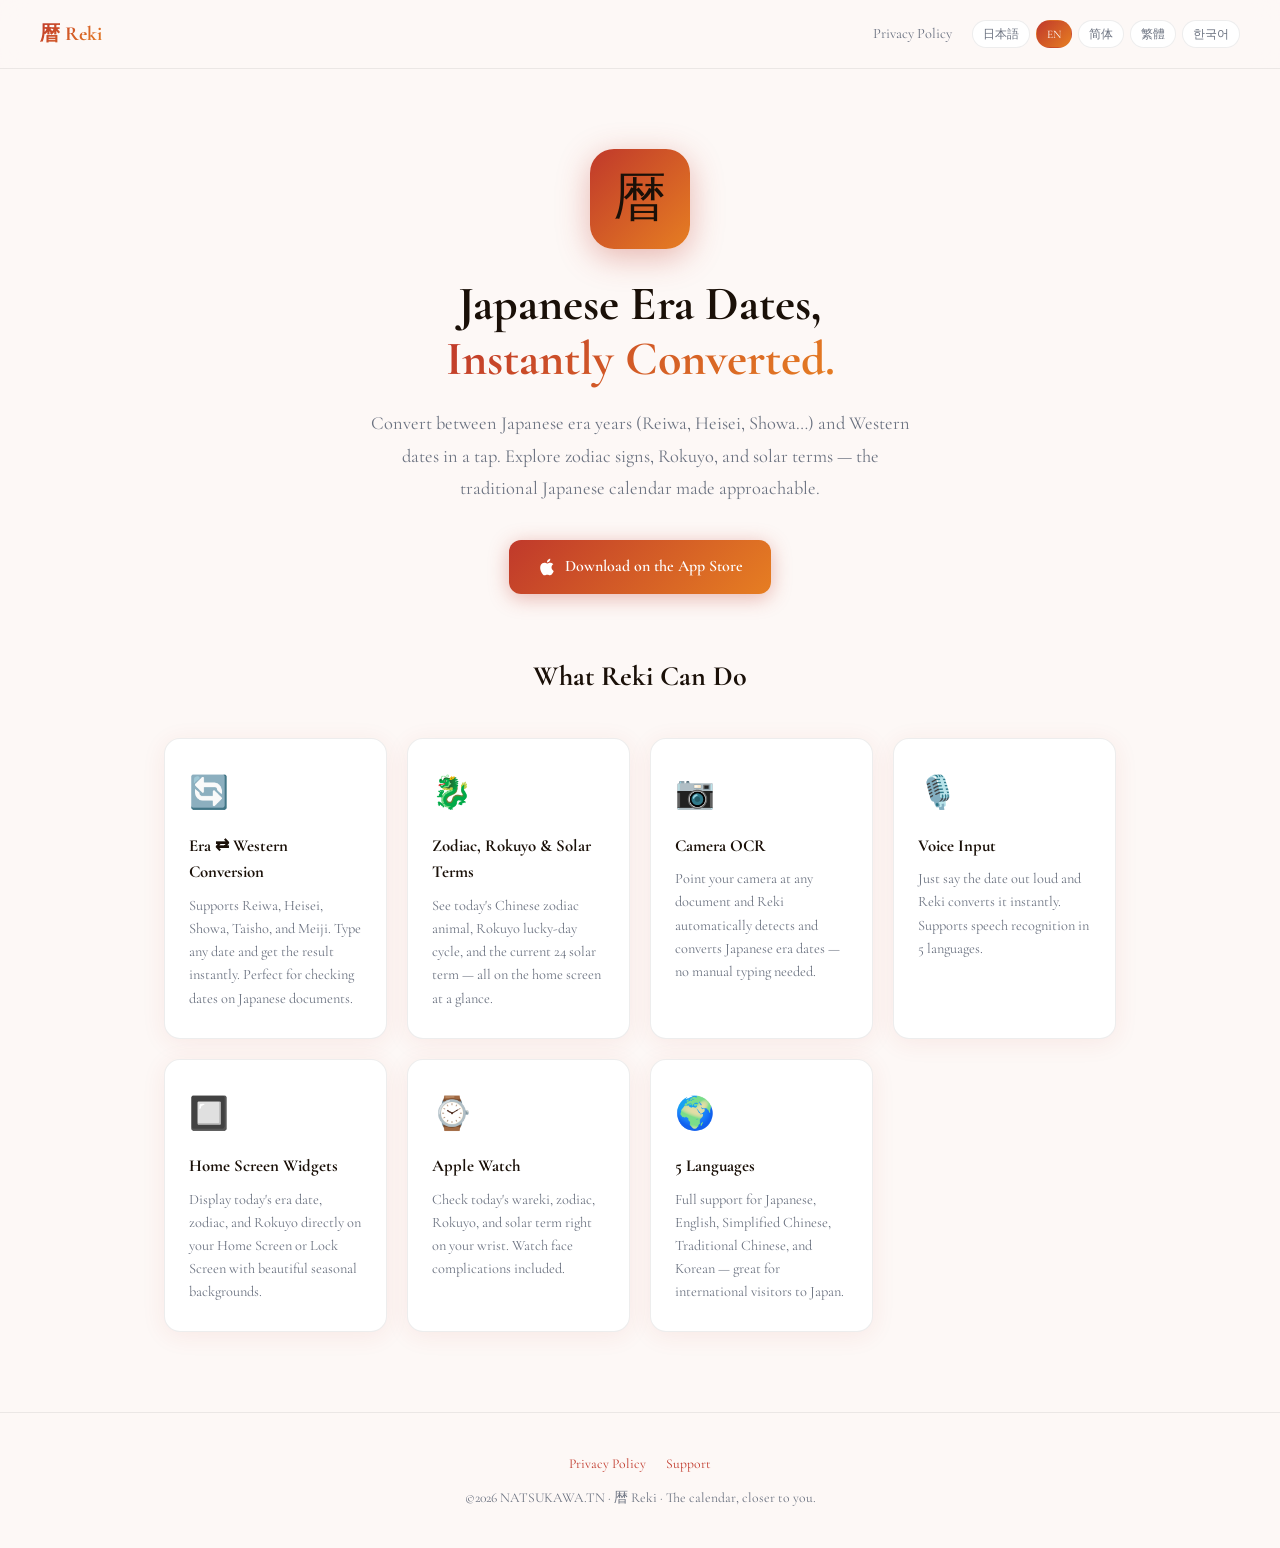
<file: en/index.html>
<!DOCTYPE html>
<html lang="en">
<head>
  <meta charset="UTF-8">
  <meta name="viewport" content="width=device-width, initial-scale=1.0">
  <title>Reki — Japanese Era Date Converter</title>
  <meta name="description" content="Instantly convert Japanese era dates (Reiwa, Heisei, Showa) to Western dates and back. Check today's zodiac, Rokuyo, and solar terms. Widgets, camera OCR, and voice input supported.">
  <link rel="preconnect" href="https://fonts.googleapis.com">
  <link rel="preconnect" href="https://fonts.gstatic.com" crossorigin>
  <link href="https://fonts.googleapis.com/css2?family=Cormorant+Garamond:ital,wght@0,400;0,600;0,700;1,400&display=swap" rel="stylesheet">
  <link rel="stylesheet" href="../styles.css">
</head>
<body>

<nav>
  <span class="nav-logo gradient-text">暦 Reki</span>
  <div class="nav-links">
      <a href="privacy.html">Privacy Policy</a>
    </div>
    <div class="lang-switcher">
      <a href="../ja/">日本語</a>
      <a href="../en/" class="active">EN</a>
      <a href="../zh-Hans/">简体</a>
      <a href="../zh-Hant/">繁體</a>
      <a href="../ko/">한국어</a>
  </div>
</nav>

<section class="hero">
  <div class="hero-icon">暦</div>
  <h1>Japanese Era Dates,<br><span class="gradient-text">Instantly Converted.</span></h1>
  <p>Convert between Japanese era years (Reiwa, Heisei, Showa…) and Western dates in a tap. Explore zodiac signs, Rokuyo, and solar terms — the traditional Japanese calendar made approachable.</p>
  <div class="btn-group">
    <a class="btn btn-primary" href="https://apps.apple.com/app/id6781997074">
      <svg width="20" height="20" viewBox="0 0 24 24" fill="currentColor"><path d="M18.71 19.5c-.83 1.24-1.71 2.45-3.05 2.47-1.34.03-1.77-.79-3.29-.79-1.53 0-2 .77-3.27.82-1.31.05-2.3-1.32-3.14-2.53C4.25 17 2.94 12.45 4.7 9.39c.87-1.52 2.43-2.48 4.12-2.51 1.28-.02 2.5.87 3.29.87.78 0 2.26-1.07 3.8-.91.65.03 2.47.26 3.64 1.98-.09.06-2.17 1.28-2.15 3.81.03 3.02 2.65 4.03 2.68 4.04-.03.07-.42 1.44-1.38 2.83M13 3.5c.73-.83 1.94-1.46 2.94-1.5.13 1.17-.34 2.35-1.04 3.19-.69.85-1.83 1.51-2.95 1.42-.15-1.15.41-2.35 1.05-3.11z"/></svg>
      Download on the App Store
    </a>
  </div>
</section>

<section class="features">
  <h2>What Reki Can Do</h2>
  <div class="features-grid">
    <div class="feature-card">
      <div class="feature-icon">🔄</div>
      <h3>Era ⇄ Western Conversion</h3>
      <p>Supports Reiwa, Heisei, Showa, Taisho, and Meiji. Type any date and get the result instantly. Perfect for checking dates on Japanese documents.</p>
    </div>
    <div class="feature-card">
      <div class="feature-icon">🐉</div>
      <h3>Zodiac, Rokuyo & Solar Terms</h3>
      <p>See today's Chinese zodiac animal, Rokuyo lucky-day cycle, and the current 24 solar term — all on the home screen at a glance.</p>
    </div>
    <div class="feature-card">
      <div class="feature-icon">📷</div>
      <h3>Camera OCR</h3>
      <p>Point your camera at any document and Reki automatically detects and converts Japanese era dates — no manual typing needed.</p>
    </div>
    <div class="feature-card">
      <div class="feature-icon">🎙️</div>
      <h3>Voice Input</h3>
      <p>Just say the date out loud and Reki converts it instantly. Supports speech recognition in 5 languages.</p>
    </div>
    <div class="feature-card">
      <div class="feature-icon">🔲</div>
      <h3>Home Screen Widgets</h3>
      <p>Display today's era date, zodiac, and Rokuyo directly on your Home Screen or Lock Screen with beautiful seasonal backgrounds.</p>
    </div>
    <div class="feature-card">
      <div class="feature-icon">⌚</div>
      <h3>Apple Watch</h3>
      <p>Check today's wareki, zodiac, Rokuyo, and solar term right on your wrist. Watch face complications included.</p>
    </div>
    <div class="feature-card">
      <div class="feature-icon">🌍</div>
      <h3>5 Languages</h3>
      <p>Full support for Japanese, English, Simplified Chinese, Traditional Chinese, and Korean — great for international visitors to Japan.</p>
    </div>
  </div>
</section>

<footer>
  <div class="footer-links">
    <a href="privacy.html">Privacy Policy</a>
    <a href="mailto:natsukawa.tn@gmail.com">Support</a>
  </div>
  <p>©<script>document.write(new Date().getFullYear())</script> NATSUKAWA.TN · 暦 Reki · The calendar, closer to you.</p>
</footer>

</body>
</html>
</file>
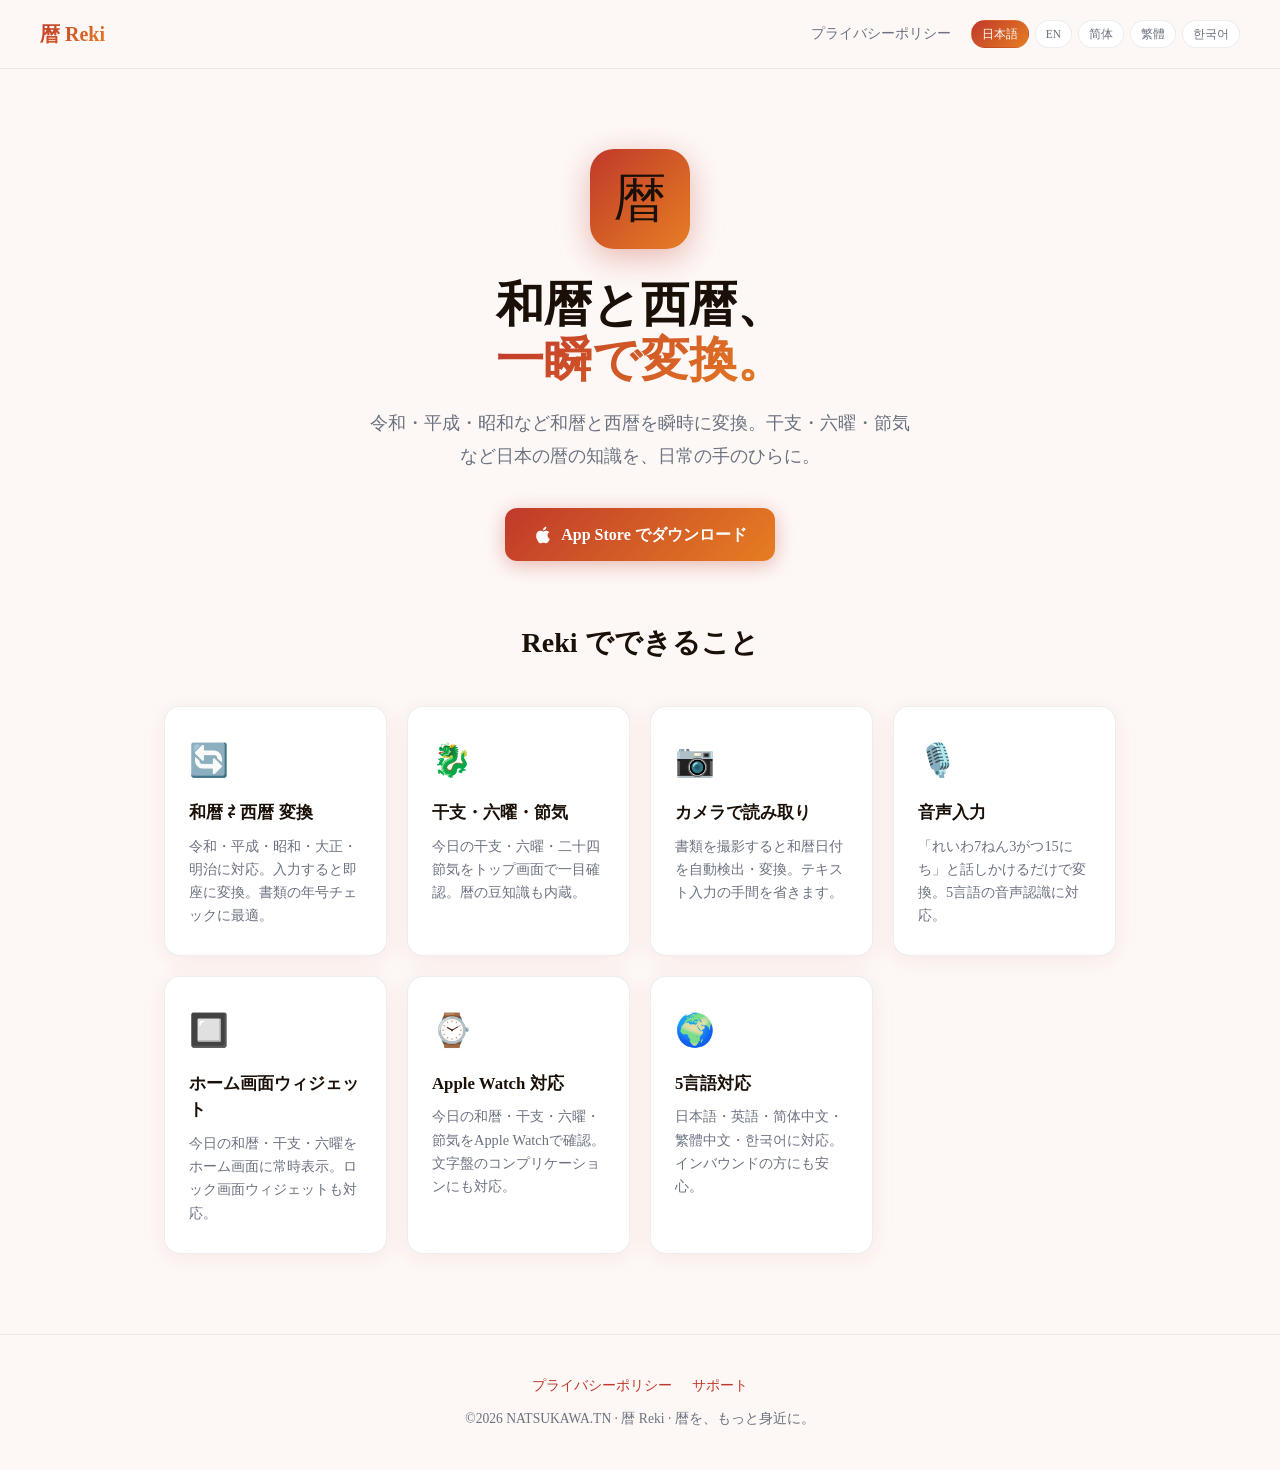
<file: ja/index.html>
<!DOCTYPE html>
<html lang="ja">
<head>
  <meta charset="UTF-8">
  <meta name="viewport" content="width=device-width, initial-scale=1.0">
  <title>暦 Reki — 和暦・西暦変換と日本の暦</title>
  <meta name="description" content="和暦と西暦をかんたんに変換。干支・六曜・節気など日本の暦を毎日チェック。ウィジェット・カメラ・音声入力対応。">
  <link rel="preconnect" href="https://fonts.googleapis.com">
  <link rel="preconnect" href="https://fonts.gstatic.com" crossorigin>
  <link href="https://fonts.googleapis.com/css2?family=Shippori+Mincho:wght@400;700;800&display=swap" rel="stylesheet">
  <link rel="stylesheet" href="../styles.css">
</head>
<body>

<nav>
  <span class="nav-logo gradient-text">暦 Reki</span>
  <div class="nav-links">
      <a href="privacy.html">プライバシーポリシー</a>
    </div>
    <div class="lang-switcher">
      <a href="../ja/" class="active">日本語</a>
      <a href="../en/">EN</a>
      <a href="../zh-Hans/">简体</a>
      <a href="../zh-Hant/">繁體</a>
      <a href="../ko/">한국어</a>
  </div>
</nav>

<section class="hero">
  <div class="hero-icon">暦</div>
  <h1>和暦と西暦、<br><span class="gradient-text">一瞬で変換。</span></h1>
  <p>令和・平成・昭和など和暦と西暦を瞬時に変換。干支・六曜・節気など日本の暦の知識を、日常の手のひらに。</p>
  <div class="btn-group">
    <a class="btn btn-primary" href="https://apps.apple.com/app/id6781997074">
      <svg width="20" height="20" viewBox="0 0 24 24" fill="currentColor"><path d="M18.71 19.5c-.83 1.24-1.71 2.45-3.05 2.47-1.34.03-1.77-.79-3.29-.79-1.53 0-2 .77-3.27.82-1.31.05-2.3-1.32-3.14-2.53C4.25 17 2.94 12.45 4.7 9.39c.87-1.52 2.43-2.48 4.12-2.51 1.28-.02 2.5.87 3.29.87.78 0 2.26-1.07 3.8-.91.65.03 2.47.26 3.64 1.98-.09.06-2.17 1.28-2.15 3.81.03 3.02 2.65 4.03 2.68 4.04-.03.07-.42 1.44-1.38 2.83M13 3.5c.73-.83 1.94-1.46 2.94-1.5.13 1.17-.34 2.35-1.04 3.19-.69.85-1.83 1.51-2.95 1.42-.15-1.15.41-2.35 1.05-3.11z"/></svg>
      App Store でダウンロード
    </a>
  </div>
</section>

<section class="features">
  <h2>Reki でできること</h2>
  <div class="features-grid">
    <div class="feature-card">
      <div class="feature-icon">🔄</div>
      <h3>和暦 ⇄ 西暦 変換</h3>
      <p>令和・平成・昭和・大正・明治に対応。入力すると即座に変換。書類の年号チェックに最適。</p>
    </div>
    <div class="feature-card">
      <div class="feature-icon">🐉</div>
      <h3>干支・六曜・節気</h3>
      <p>今日の干支・六曜・二十四節気をトップ画面で一目確認。暦の豆知識も内蔵。</p>
    </div>
    <div class="feature-card">
      <div class="feature-icon">📷</div>
      <h3>カメラで読み取り</h3>
      <p>書類を撮影すると和暦日付を自動検出・変換。テキスト入力の手間を省きます。</p>
    </div>
    <div class="feature-card">
      <div class="feature-icon">🎙️</div>
      <h3>音声入力</h3>
      <p>「れいわ7ねん3がつ15にち」と話しかけるだけで変換。5言語の音声認識に対応。</p>
    </div>
    <div class="feature-card">
      <div class="feature-icon">🔲</div>
      <h3>ホーム画面ウィジェット</h3>
      <p>今日の和暦・干支・六曜をホーム画面に常時表示。ロック画面ウィジェットも対応。</p>
    </div>
    <div class="feature-card">
      <div class="feature-icon">⌚</div>
      <h3>Apple Watch 対応</h3>
      <p>今日の和暦・干支・六曜・節気をApple Watchで確認。文字盤のコンプリケーションにも対応。</p>
    </div>
    <div class="feature-card">
      <div class="feature-icon">🌍</div>
      <h3>5言語対応</h3>
      <p>日本語・英語・简体中文・繁體中文・한국어に対応。インバウンドの方にも安心。</p>
    </div>
  </div>
</section>

<footer>
  <div class="footer-links">
    <a href="privacy.html">プライバシーポリシー</a>
    <a href="mailto:natsukawa.tn@gmail.com">サポート</a>
  </div>
  <p>©<script>document.write(new Date().getFullYear())</script> NATSUKAWA.TN · 暦 Reki · 暦を、もっと身近に。</p>
</footer>

</body>
</html>
</file>
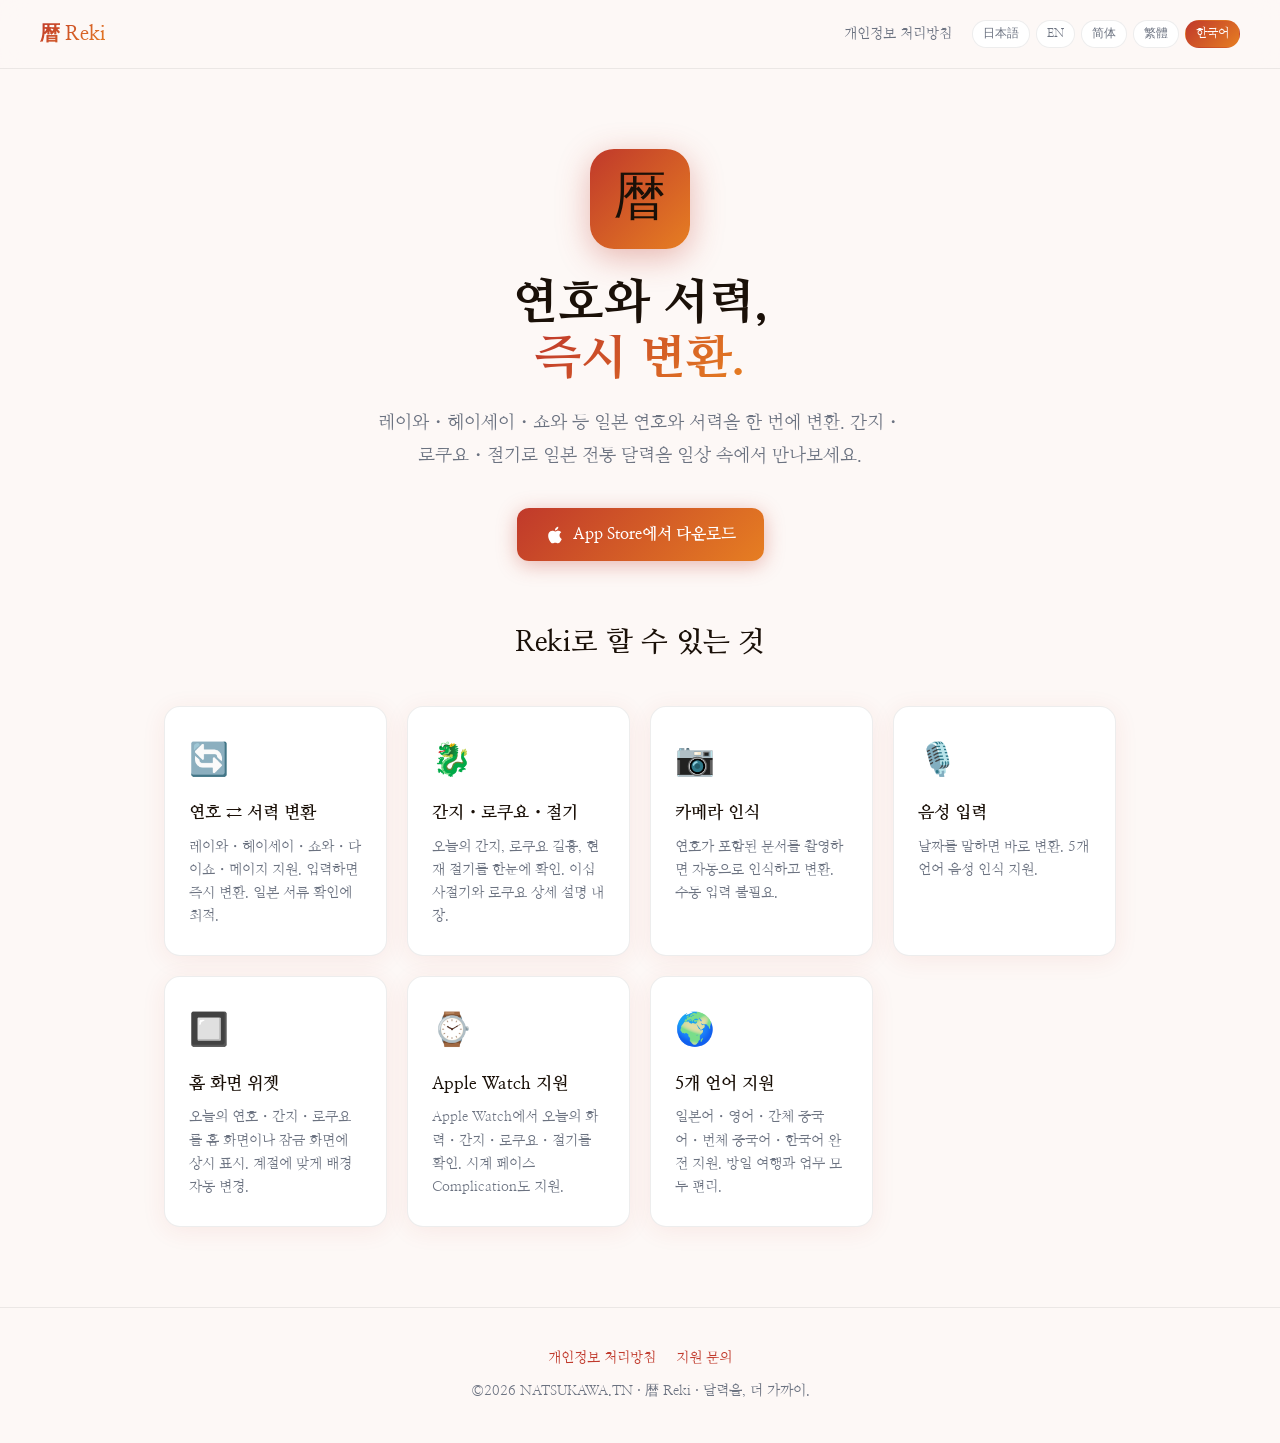
<file: ko/index.html>
<!DOCTYPE html>
<html lang="ko">
<head>
  <meta charset="UTF-8">
  <meta name="viewport" content="width=device-width, initial-scale=1.0">
  <title>暦 Reki — 일본 연호 서력 변환</title>
  <meta name="description" content="일본 연호(레이와・헤이세이・쇼와)와 서력을 즉시 변환. 오늘의 간지・로쿠요・절기 확인. 위젯, 카메라 인식, 음성 입력 지원.">
  <link rel="preconnect" href="https://fonts.googleapis.com">
  <link rel="preconnect" href="https://fonts.gstatic.com" crossorigin>
  <link href="https://fonts.googleapis.com/css2?family=Nanum+Myeongjo:wght@400;700;800&display=swap" rel="stylesheet">
  <link rel="stylesheet" href="../styles.css">
</head>
<body>

<nav>
  <span class="nav-logo gradient-text">暦 Reki</span>
  <div class="nav-links">
      <a href="privacy.html">개인정보 처리방침</a>
    </div>
    <div class="lang-switcher">
      <a href="../ja/">日本語</a>
      <a href="../en/">EN</a>
      <a href="../zh-Hans/">简体</a>
      <a href="../zh-Hant/">繁體</a>
      <a href="../ko/" class="active">한국어</a>
  </div>
</nav>

<section class="hero">
  <div class="hero-icon">暦</div>
  <h1>연호와 서력,<br><span class="gradient-text">즉시 변환.</span></h1>
  <p>레이와・헤이세이・쇼와 등 일본 연호와 서력을 한 번에 변환. 간지・로쿠요・절기로 일본 전통 달력을 일상 속에서 만나보세요.</p>
  <div class="btn-group">
    <a class="btn btn-primary" href="https://apps.apple.com/app/id6781997074">
      <svg width="20" height="20" viewBox="0 0 24 24" fill="currentColor"><path d="M18.71 19.5c-.83 1.24-1.71 2.45-3.05 2.47-1.34.03-1.77-.79-3.29-.79-1.53 0-2 .77-3.27.82-1.31.05-2.3-1.32-3.14-2.53C4.25 17 2.94 12.45 4.7 9.39c.87-1.52 2.43-2.48 4.12-2.51 1.28-.02 2.5.87 3.29.87.78 0 2.26-1.07 3.8-.91.65.03 2.47.26 3.64 1.98-.09.06-2.17 1.28-2.15 3.81.03 3.02 2.65 4.03 2.68 4.04-.03.07-.42 1.44-1.38 2.83M13 3.5c.73-.83 1.94-1.46 2.94-1.5.13 1.17-.34 2.35-1.04 3.19-.69.85-1.83 1.51-2.95 1.42-.15-1.15.41-2.35 1.05-3.11z"/></svg>
      App Store에서 다운로드
    </a>
  </div>
</section>

<section class="features">
  <h2>Reki로 할 수 있는 것</h2>
  <div class="features-grid">
    <div class="feature-card">
      <div class="feature-icon">🔄</div>
      <h3>연호 ⇄ 서력 변환</h3>
      <p>레이와・헤이세이・쇼와・다이쇼・메이지 지원. 입력하면 즉시 변환. 일본 서류 확인에 최적.</p>
    </div>
    <div class="feature-card">
      <div class="feature-icon">🐉</div>
      <h3>간지・로쿠요・절기</h3>
      <p>오늘의 간지, 로쿠요 길흉, 현재 절기를 한눈에 확인. 이십사절기와 로쿠요 상세 설명 내장.</p>
    </div>
    <div class="feature-card">
      <div class="feature-icon">📷</div>
      <h3>카메라 인식</h3>
      <p>연호가 포함된 문서를 촬영하면 자동으로 인식하고 변환. 수동 입력 불필요.</p>
    </div>
    <div class="feature-card">
      <div class="feature-icon">🎙️</div>
      <h3>음성 입력</h3>
      <p>날짜를 말하면 바로 변환. 5개 언어 음성 인식 지원.</p>
    </div>
    <div class="feature-card">
      <div class="feature-icon">🔲</div>
      <h3>홈 화면 위젯</h3>
      <p>오늘의 연호・간지・로쿠요를 홈 화면이나 잠금 화면에 상시 표시. 계절에 맞게 배경 자동 변경.</p>
    </div>
    <div class="feature-card">
      <div class="feature-icon">⌚</div>
      <h3>Apple Watch 지원</h3>
      <p>Apple Watch에서 오늘의 화력・간지・로쿠요・절기를 확인. 시계 페이스 Complication도 지원.</p>
    </div>
    <div class="feature-card">
      <div class="feature-icon">🌍</div>
      <h3>5개 언어 지원</h3>
      <p>일본어・영어・간체 중국어・번체 중국어・한국어 완전 지원. 방일 여행과 업무 모두 편리.</p>
    </div>
  </div>
</section>

<footer>
  <div class="footer-links">
    <a href="privacy.html">개인정보 처리방침</a>
    <a href="mailto:natsukawa.tn@gmail.com">지원 문의</a>
  </div>
  <p>©<script>document.write(new Date().getFullYear())</script> NATSUKAWA.TN · 暦 Reki · 달력을, 더 가까이.</p>
</footer>

</body>
</html>
</file>
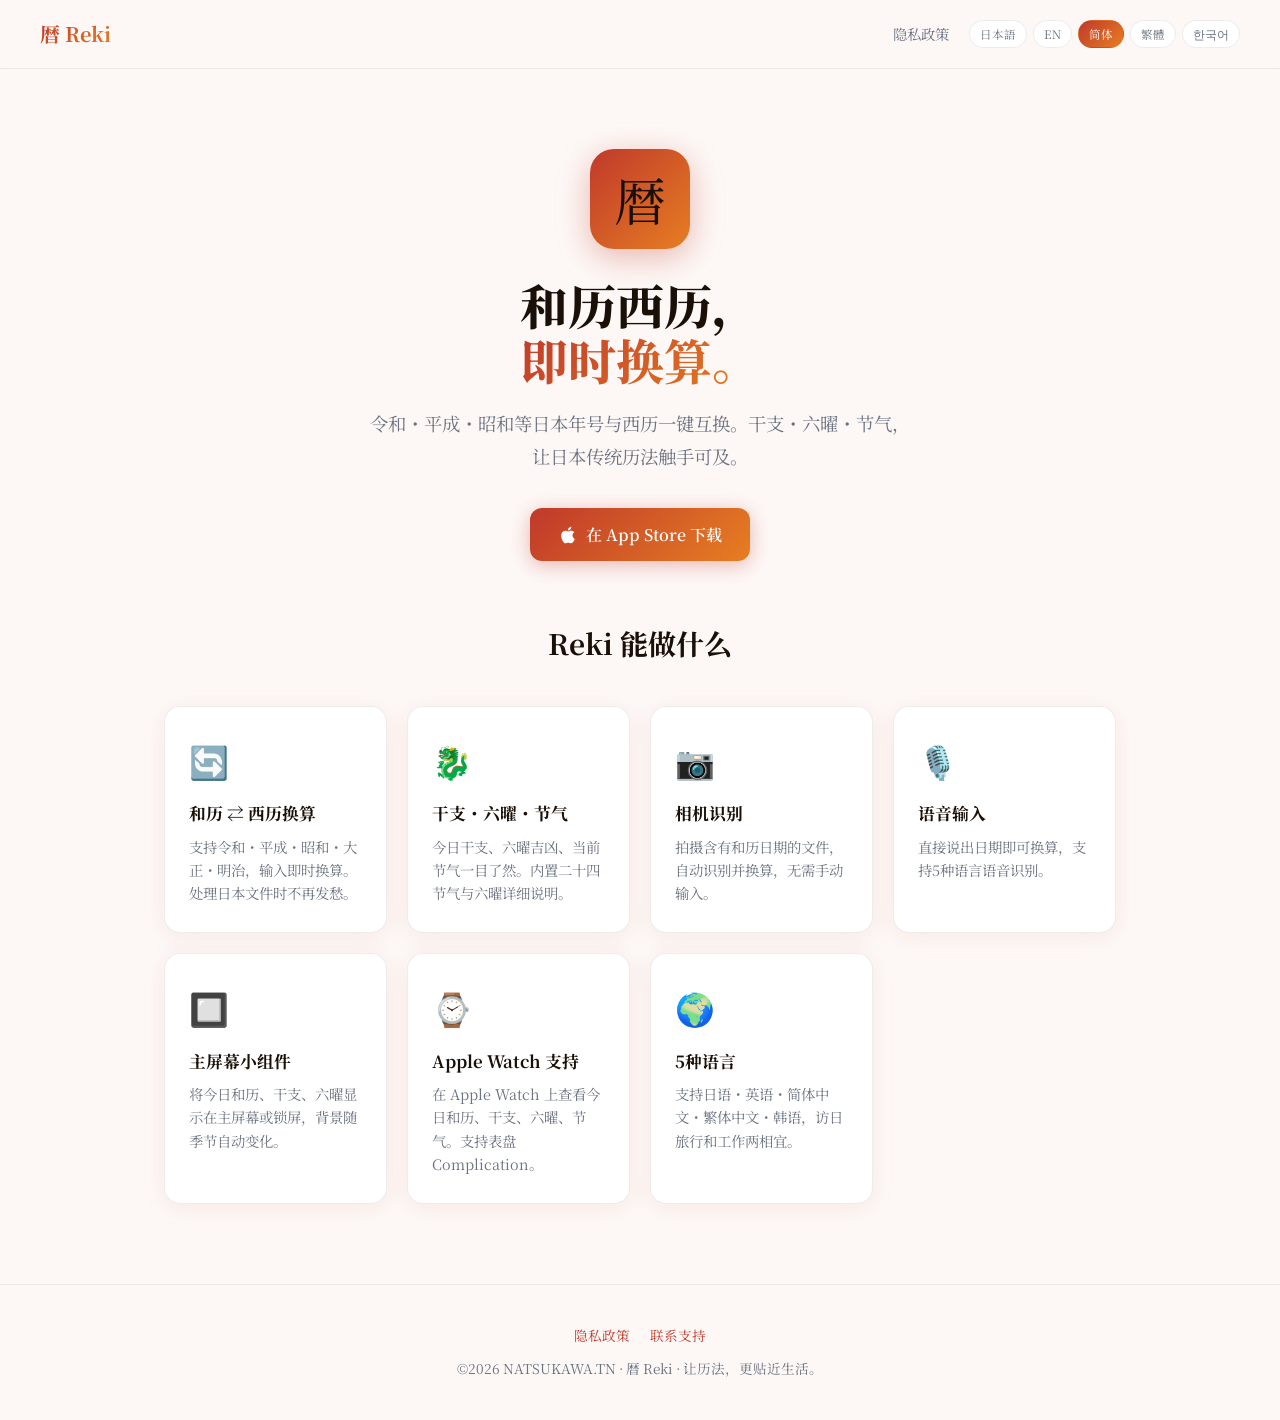
<file: zh-Hans/index.html>
<!DOCTYPE html>
<html lang="zh-Hans">
<head>
  <meta charset="UTF-8">
  <meta name="viewport" content="width=device-width, initial-scale=1.0">
  <title>暦 Reki — 日本和历西历换算</title>
  <meta name="description" content="一键换算日本和历（令和・平成・昭和）与西历。查看今日干支・六曜・节气，支持小组件、相机识别和语音输入。">
  <link rel="preconnect" href="https://fonts.googleapis.com">
  <link rel="preconnect" href="https://fonts.gstatic.com" crossorigin>
  <link href="https://fonts.googleapis.com/css2?family=Noto+Serif+SC:wght@400;700;900&display=swap" rel="stylesheet">
  <link rel="stylesheet" href="../styles.css">
</head>
<body>

<nav>
  <span class="nav-logo gradient-text">暦 Reki</span>
  <div class="nav-links">
      <a href="privacy.html">隐私政策</a>
    </div>
    <div class="lang-switcher">
      <a href="../ja/">日本語</a>
      <a href="../en/">EN</a>
      <a href="../zh-Hans/" class="active">简体</a>
      <a href="../zh-Hant/">繁體</a>
      <a href="../ko/">한국어</a>
  </div>
</nav>

<section class="hero">
  <div class="hero-icon">暦</div>
  <h1>和历西历，<br><span class="gradient-text">即时换算。</span></h1>
  <p>令和・平成・昭和等日本年号与西历一键互换。干支・六曜・节气，让日本传统历法触手可及。</p>
  <div class="btn-group">
    <a class="btn btn-primary" href="https://apps.apple.com/app/id6781997074">
      <svg width="20" height="20" viewBox="0 0 24 24" fill="currentColor"><path d="M18.71 19.5c-.83 1.24-1.71 2.45-3.05 2.47-1.34.03-1.77-.79-3.29-.79-1.53 0-2 .77-3.27.82-1.31.05-2.3-1.32-3.14-2.53C4.25 17 2.94 12.45 4.7 9.39c.87-1.52 2.43-2.48 4.12-2.51 1.28-.02 2.5.87 3.29.87.78 0 2.26-1.07 3.8-.91.65.03 2.47.26 3.64 1.98-.09.06-2.17 1.28-2.15 3.81.03 3.02 2.65 4.03 2.68 4.04-.03.07-.42 1.44-1.38 2.83M13 3.5c.73-.83 1.94-1.46 2.94-1.5.13 1.17-.34 2.35-1.04 3.19-.69.85-1.83 1.51-2.95 1.42-.15-1.15.41-2.35 1.05-3.11z"/></svg>
      在 App Store 下载
    </a>
  </div>
</section>

<section class="features">
  <h2>Reki 能做什么</h2>
  <div class="features-grid">
    <div class="feature-card">
      <div class="feature-icon">🔄</div>
      <h3>和历 ⇄ 西历换算</h3>
      <p>支持令和・平成・昭和・大正・明治，输入即时换算。处理日本文件时不再发愁。</p>
    </div>
    <div class="feature-card">
      <div class="feature-icon">🐉</div>
      <h3>干支・六曜・节气</h3>
      <p>今日干支、六曜吉凶、当前节气一目了然。内置二十四节气与六曜详细说明。</p>
    </div>
    <div class="feature-card">
      <div class="feature-icon">📷</div>
      <h3>相机识别</h3>
      <p>拍摄含有和历日期的文件，自动识别并换算，无需手动输入。</p>
    </div>
    <div class="feature-card">
      <div class="feature-icon">🎙️</div>
      <h3>语音输入</h3>
      <p>直接说出日期即可换算，支持5种语言语音识别。</p>
    </div>
    <div class="feature-card">
      <div class="feature-icon">🔲</div>
      <h3>主屏幕小组件</h3>
      <p>将今日和历、干支、六曜显示在主屏幕或锁屏，背景随季节自动变化。</p>
    </div>
    <div class="feature-card">
      <div class="feature-icon">⌚</div>
      <h3>Apple Watch 支持</h3>
      <p>在 Apple Watch 上查看今日和历、干支、六曜、节气。支持表盘 Complication。</p>
    </div>
    <div class="feature-card">
      <div class="feature-icon">🌍</div>
      <h3>5种语言</h3>
      <p>支持日语・英语・简体中文・繁体中文・韩语，访日旅行和工作两相宜。</p>
    </div>
  </div>
</section>

<footer>
  <div class="footer-links">
    <a href="privacy.html">隐私政策</a>
    <a href="mailto:natsukawa.tn@gmail.com">联系支持</a>
  </div>
  <p>©<script>document.write(new Date().getFullYear())</script> NATSUKAWA.TN · 暦 Reki · 让历法，更贴近生活。</p>
</footer>

</body>
</html>
</file>
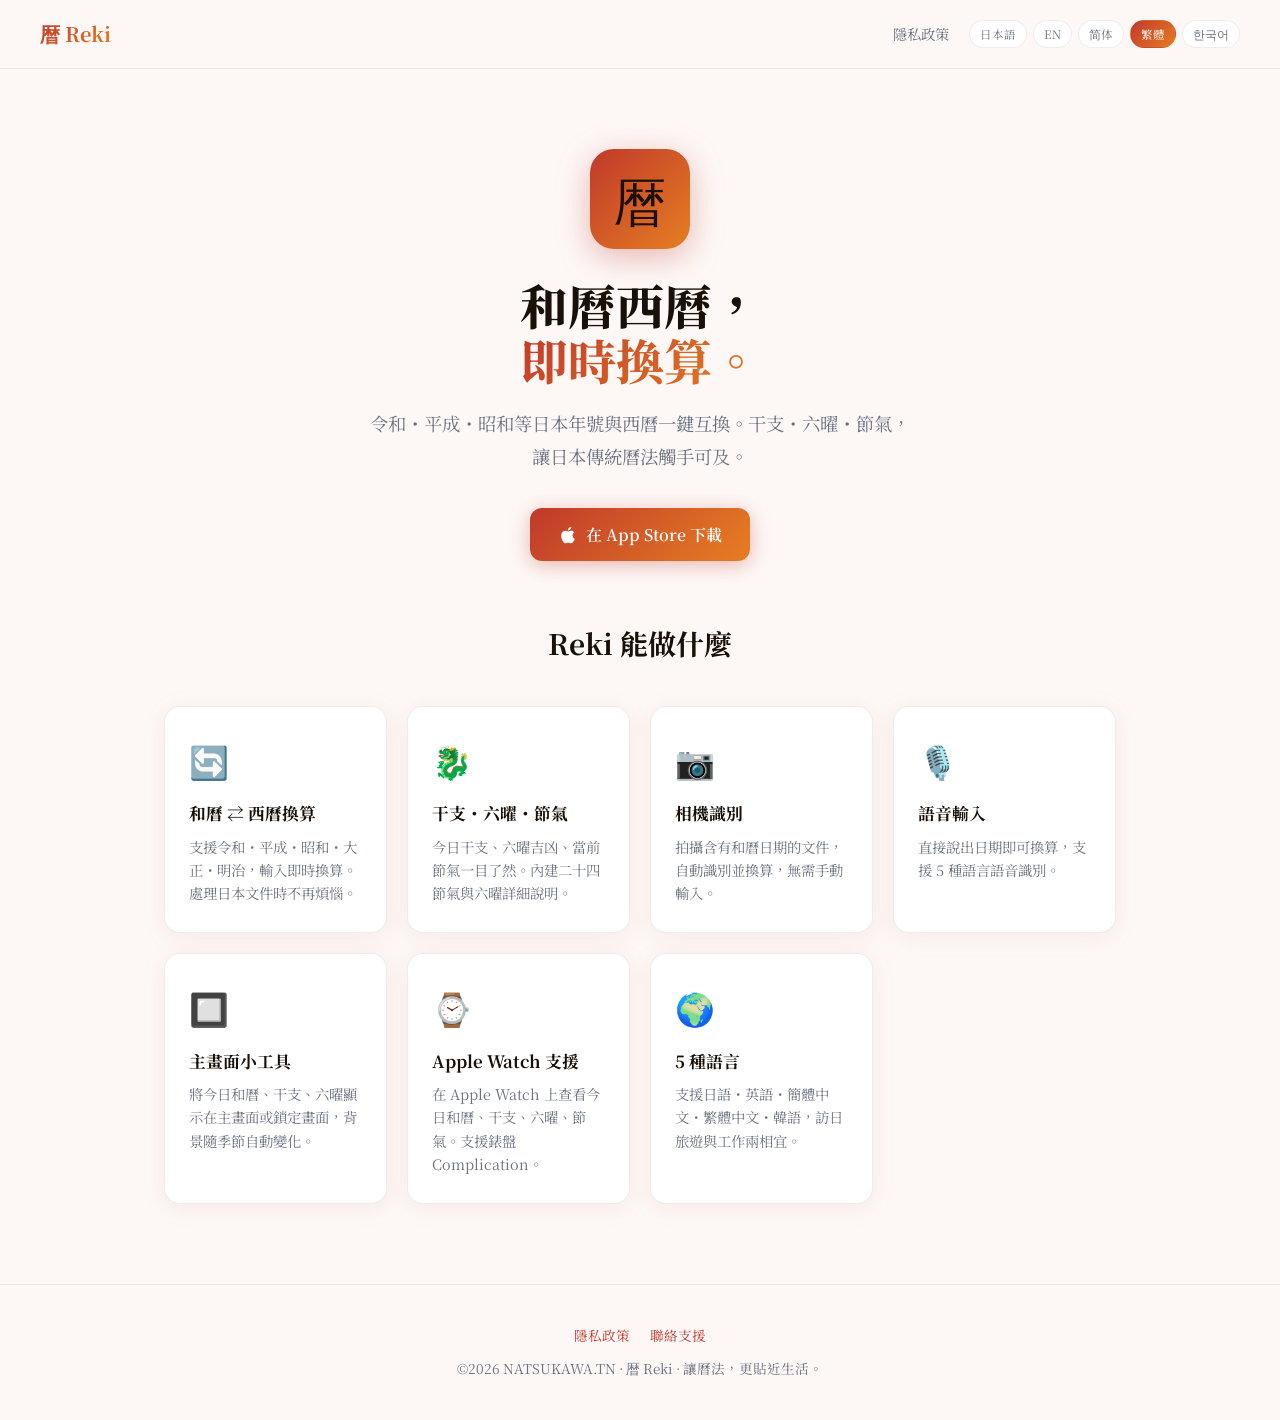
<file: zh-Hant/index.html>
<!DOCTYPE html>
<html lang="zh-Hant">
<head>
  <meta charset="UTF-8">
  <meta name="viewport" content="width=device-width, initial-scale=1.0">
  <title>暦 Reki — 日本和曆西曆換算</title>
  <meta name="description" content="一鍵換算日本和曆（令和・平成・昭和）與西曆。查看今日干支・六曜・節氣，支援小工具、相機識別和語音輸入。">
  <link rel="preconnect" href="https://fonts.googleapis.com">
  <link rel="preconnect" href="https://fonts.gstatic.com" crossorigin>
  <link href="https://fonts.googleapis.com/css2?family=Noto+Serif+TC:wght@400;700;900&display=swap" rel="stylesheet">
  <link rel="stylesheet" href="../styles.css">
</head>
<body>

<nav>
  <span class="nav-logo gradient-text">暦 Reki</span>
  <div class="nav-links">
      <a href="privacy.html">隱私政策</a>
    </div>
    <div class="lang-switcher">
      <a href="../ja/">日本語</a>
      <a href="../en/">EN</a>
      <a href="../zh-Hans/">简体</a>
      <a href="../zh-Hant/" class="active">繁體</a>
      <a href="../ko/">한국어</a>
  </div>
</nav>

<section class="hero">
  <div class="hero-icon">暦</div>
  <h1>和曆西曆，<br><span class="gradient-text">即時換算。</span></h1>
  <p>令和・平成・昭和等日本年號與西曆一鍵互換。干支・六曜・節氣，讓日本傳統曆法觸手可及。</p>
  <div class="btn-group">
    <a class="btn btn-primary" href="https://apps.apple.com/app/id6781997074">
      <svg width="20" height="20" viewBox="0 0 24 24" fill="currentColor"><path d="M18.71 19.5c-.83 1.24-1.71 2.45-3.05 2.47-1.34.03-1.77-.79-3.29-.79-1.53 0-2 .77-3.27.82-1.31.05-2.3-1.32-3.14-2.53C4.25 17 2.94 12.45 4.7 9.39c.87-1.52 2.43-2.48 4.12-2.51 1.28-.02 2.5.87 3.29.87.78 0 2.26-1.07 3.8-.91.65.03 2.47.26 3.64 1.98-.09.06-2.17 1.28-2.15 3.81.03 3.02 2.65 4.03 2.68 4.04-.03.07-.42 1.44-1.38 2.83M13 3.5c.73-.83 1.94-1.46 2.94-1.5.13 1.17-.34 2.35-1.04 3.19-.69.85-1.83 1.51-2.95 1.42-.15-1.15.41-2.35 1.05-3.11z"/></svg>
      在 App Store 下載
    </a>
  </div>
</section>

<section class="features">
  <h2>Reki 能做什麼</h2>
  <div class="features-grid">
    <div class="feature-card">
      <div class="feature-icon">🔄</div>
      <h3>和曆 ⇄ 西曆換算</h3>
      <p>支援令和・平成・昭和・大正・明治，輸入即時換算。處理日本文件時不再煩惱。</p>
    </div>
    <div class="feature-card">
      <div class="feature-icon">🐉</div>
      <h3>干支・六曜・節氣</h3>
      <p>今日干支、六曜吉凶、當前節氣一目了然。內建二十四節氣與六曜詳細說明。</p>
    </div>
    <div class="feature-card">
      <div class="feature-icon">📷</div>
      <h3>相機識別</h3>
      <p>拍攝含有和曆日期的文件，自動識別並換算，無需手動輸入。</p>
    </div>
    <div class="feature-card">
      <div class="feature-icon">🎙️</div>
      <h3>語音輸入</h3>
      <p>直接說出日期即可換算，支援 5 種語言語音識別。</p>
    </div>
    <div class="feature-card">
      <div class="feature-icon">🔲</div>
      <h3>主畫面小工具</h3>
      <p>將今日和曆、干支、六曜顯示在主畫面或鎖定畫面，背景隨季節自動變化。</p>
    </div>
    <div class="feature-card">
      <div class="feature-icon">⌚</div>
      <h3>Apple Watch 支援</h3>
      <p>在 Apple Watch 上查看今日和曆、干支、六曜、節氣。支援錶盤 Complication。</p>
    </div>
    <div class="feature-card">
      <div class="feature-icon">🌍</div>
      <h3>5 種語言</h3>
      <p>支援日語・英語・簡體中文・繁體中文・韓語，訪日旅遊與工作兩相宜。</p>
    </div>
  </div>
</section>

<footer>
  <div class="footer-links">
    <a href="privacy.html">隱私政策</a>
    <a href="mailto:natsukawa.tn@gmail.com">聯絡支援</a>
  </div>
  <p>©<script>document.write(new Date().getFullYear())</script> NATSUKAWA.TN · 暦 Reki · 讓曆法，更貼近生活。</p>
</footer>

</body>
</html>
</file>
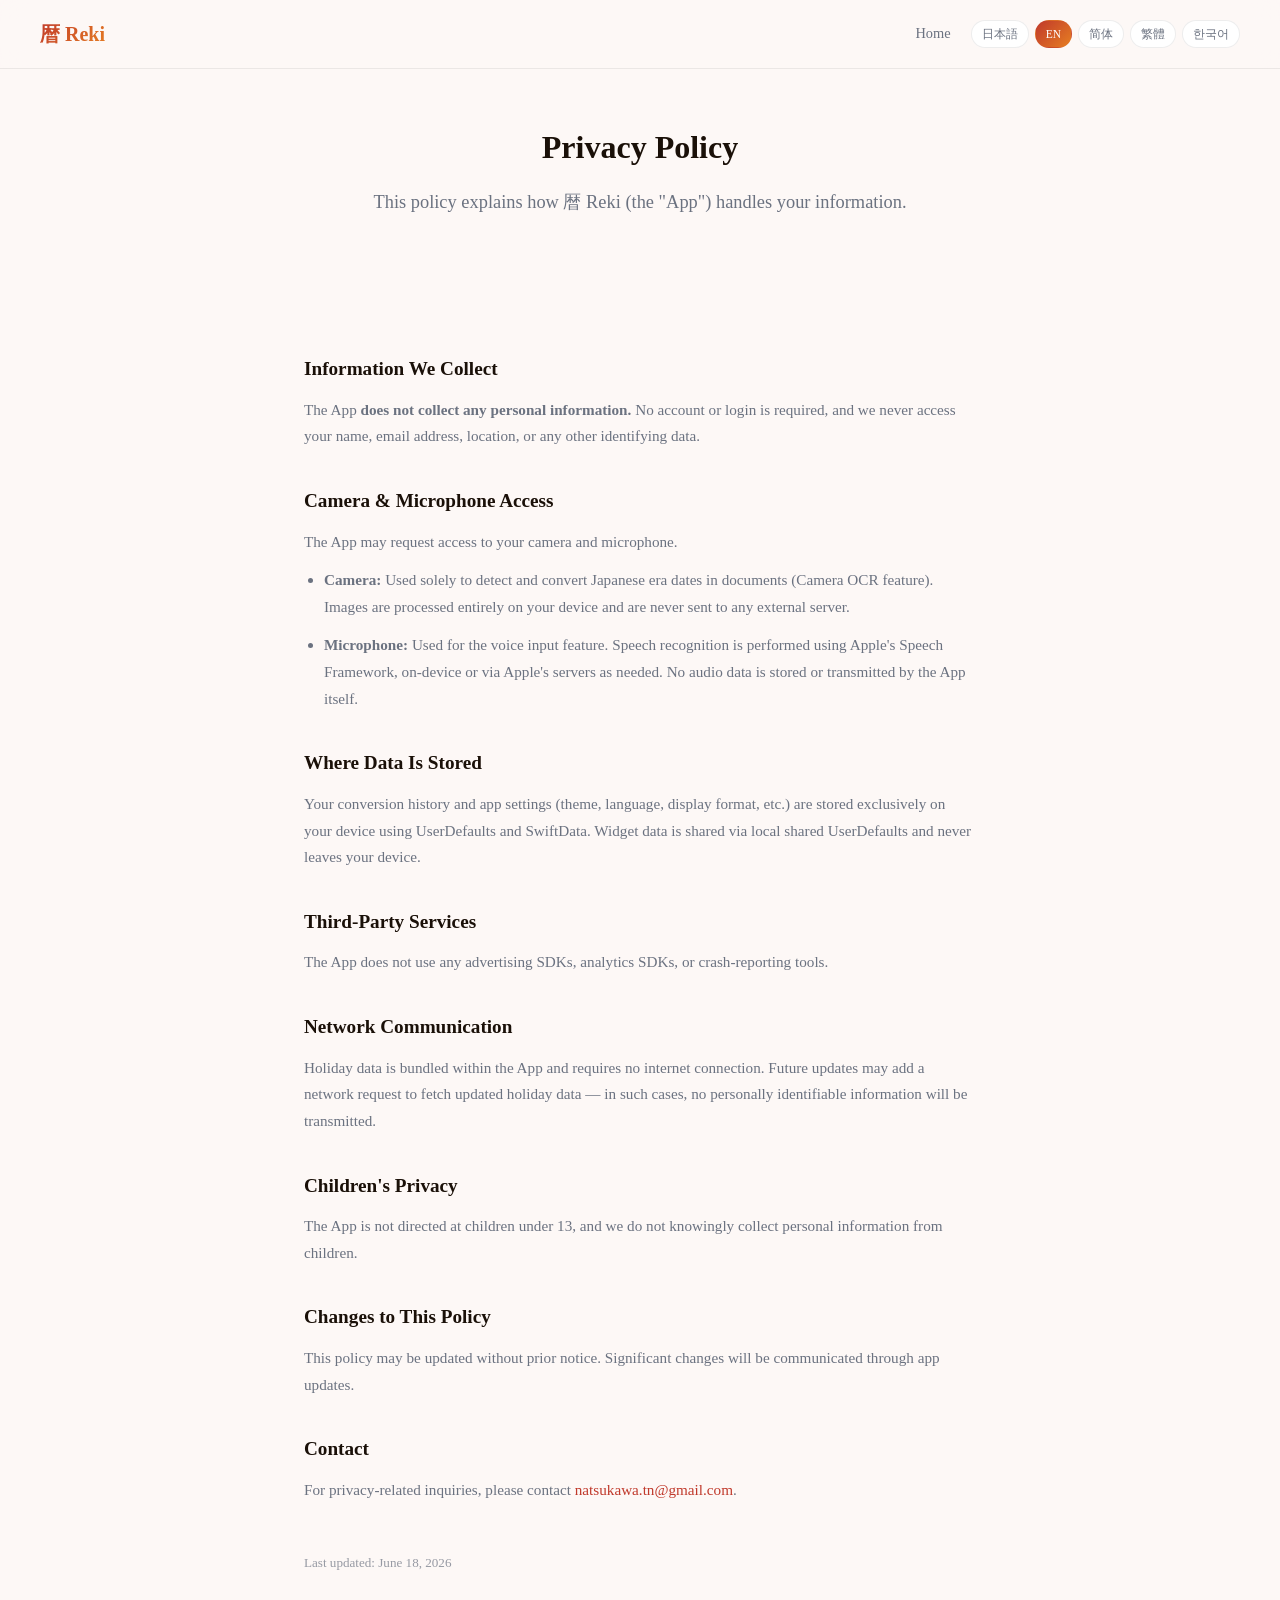
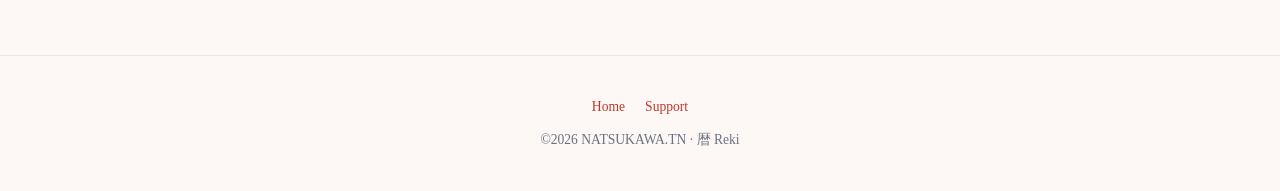
<file: en/privacy.html>
<!DOCTYPE html>
<html lang="en">
<head>
  <meta charset="UTF-8">
  <meta name="viewport" content="width=device-width, initial-scale=1.0">
  <title>Privacy Policy — Reki</title>
  <link rel="preconnect" href="https://fonts.googleapis.com">
  <link rel="preconnect" href="https://fonts.gstatic.com" crossorigin>
  <link href="https://fonts.googleapis.com/css2?family=EB+Garamond:ital,wght@0,400;0,700;0,800&display=swap" rel="stylesheet">
  <link rel="stylesheet" href="../styles.css">
</head>
<body>

<nav>
  <a class="nav-logo gradient-text" href="index.html">暦 Reki</a>
  <div class="nav-links">
      <a href="index.html">Home</a>
    </div>
    <div class="lang-switcher">
      <a href="../ja/privacy.html">日本語</a>
      <a href="../en/privacy.html" class="active">EN</a>
      <a href="../zh-Hans/privacy.html">简体</a>
      <a href="../zh-Hant/privacy.html">繁體</a>
      <a href="../ko/privacy.html">한국어</a>
  </div>
</nav>

<section class="hero" style="padding:60px 24px 40px;">
  <h1 style="font-size:2rem;">Privacy Policy</h1>
  <p style="max-width:600px;">This policy explains how 暦 Reki (the "App") handles your information.</p>
</section>

<article class="prose">

  <h2>Information We Collect</h2>
  <p>The App <strong>does not collect any personal information.</strong> No account or login is required, and we never access your name, email address, location, or any other identifying data.</p>

  <h2>Camera & Microphone Access</h2>
  <p>The App may request access to your camera and microphone.</p>
  <ul>
    <li><strong>Camera:</strong> Used solely to detect and convert Japanese era dates in documents (Camera OCR feature). Images are processed entirely on your device and are never sent to any external server.</li>
    <li><strong>Microphone:</strong> Used for the voice input feature. Speech recognition is performed using Apple's Speech Framework, on-device or via Apple's servers as needed. No audio data is stored or transmitted by the App itself.</li>
  </ul>

  <h2>Where Data Is Stored</h2>
  <p>Your conversion history and app settings (theme, language, display format, etc.) are stored exclusively on your device using UserDefaults and SwiftData. Widget data is shared via local shared UserDefaults and never leaves your device.</p>

  <h2>Third-Party Services</h2>
  <p>The App does not use any advertising SDKs, analytics SDKs, or crash-reporting tools.</p>

  <h2>Network Communication</h2>
  <p>Holiday data is bundled within the App and requires no internet connection. Future updates may add a network request to fetch updated holiday data — in such cases, no personally identifiable information will be transmitted.</p>

  <h2>Children's Privacy</h2>
  <p>The App is not directed at children under 13, and we do not knowingly collect personal information from children.</p>

  <h2>Changes to This Policy</h2>
  <p>This policy may be updated without prior notice. Significant changes will be communicated through app updates.</p>

  <h2>Contact</h2>
  <p>For privacy-related inquiries, please contact <a href="mailto:natsukawa.tn@gmail.com">natsukawa.tn@gmail.com</a>.</p>

  <p class="update-date">Last updated: June 18, 2026</p>

</article>

<footer>
  <div class="footer-links">
    <a href="index.html">Home</a>
    <a href="mailto:natsukawa.tn@gmail.com">Support</a>
  </div>
  <p>©<script>document.write(new Date().getFullYear())</script> NATSUKAWA.TN · 暦 Reki</p>
</footer>

</body>
</html>
</file>
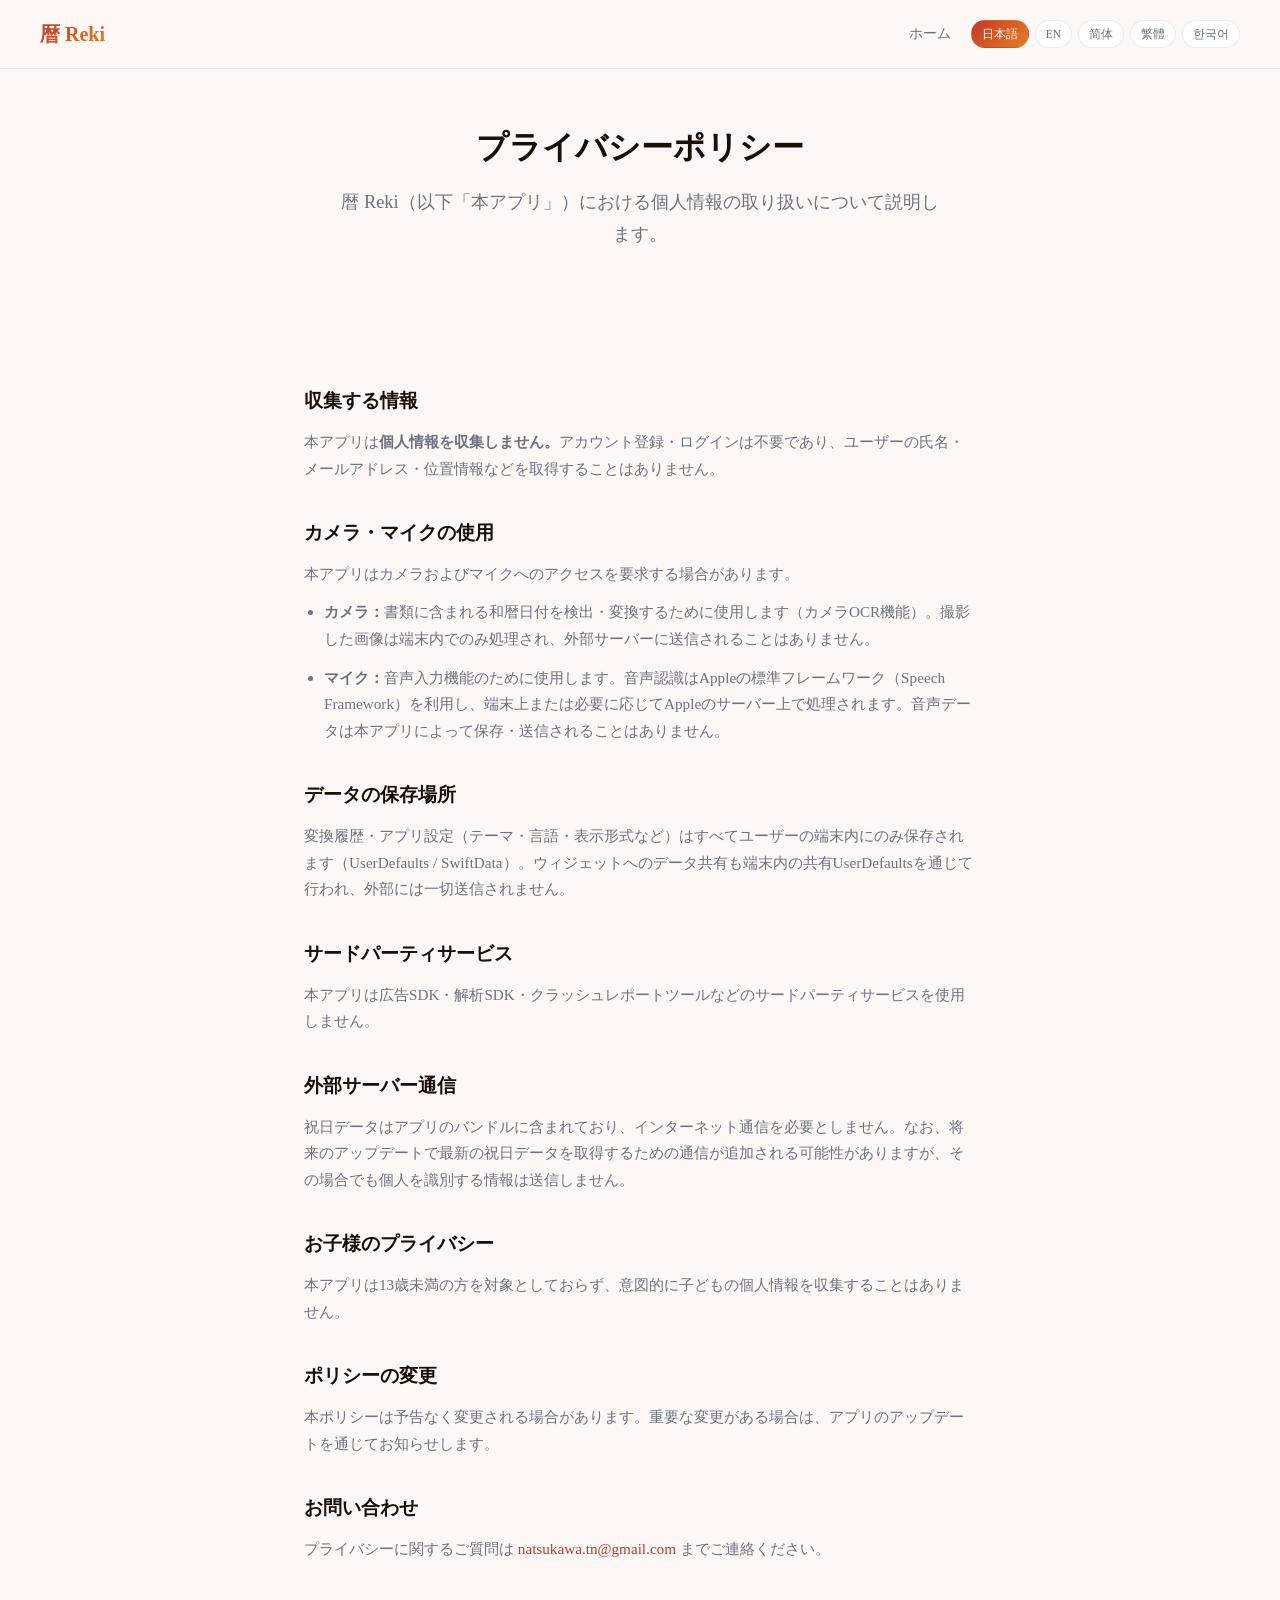
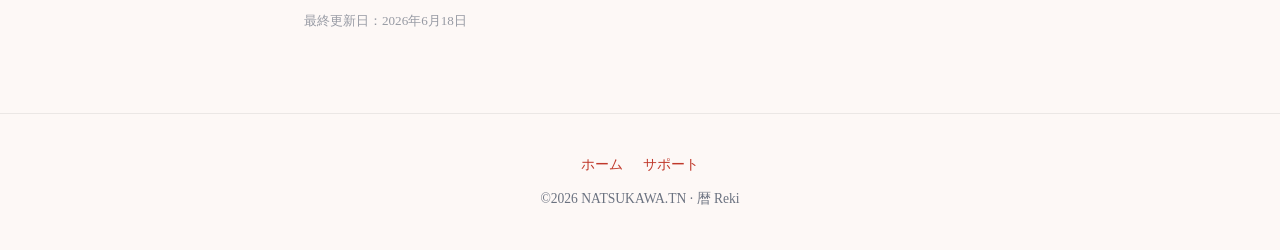
<file: ja/privacy.html>
<!DOCTYPE html>
<html lang="ja">
<head>
  <meta charset="UTF-8">
  <meta name="viewport" content="width=device-width, initial-scale=1.0">
  <title>プライバシーポリシー — 暦 Reki</title>
  <link rel="preconnect" href="https://fonts.googleapis.com">
  <link rel="preconnect" href="https://fonts.gstatic.com" crossorigin>
  <link href="https://fonts.googleapis.com/css2?family=Noto+Serif+JP:wght@400;700;900&display=swap" rel="stylesheet">
  <link rel="stylesheet" href="../styles.css">
</head>
<body>

<nav>
  <a class="nav-logo gradient-text" href="index.html">暦 Reki</a>
  <div class="nav-links">
      <a href="index.html">ホーム</a>
    </div>
    <div class="lang-switcher">
      <a href="../ja/privacy.html" class="active">日本語</a>
      <a href="../en/privacy.html">EN</a>
      <a href="../zh-Hans/privacy.html">简体</a>
      <a href="../zh-Hant/privacy.html">繁體</a>
      <a href="../ko/privacy.html">한국어</a>
  </div>
</nav>

<section class="hero" style="padding:60px 24px 40px;">
  <h1 style="font-size:2rem;">プライバシーポリシー</h1>
  <p style="max-width:600px;">暦 Reki（以下「本アプリ」）における個人情報の取り扱いについて説明します。</p>
</section>

<article class="prose">

  <h2>収集する情報</h2>
  <p>本アプリは<strong>個人情報を収集しません。</strong>アカウント登録・ログインは不要であり、ユーザーの氏名・メールアドレス・位置情報などを取得することはありません。</p>

  <h2>カメラ・マイクの使用</h2>
  <p>本アプリはカメラおよびマイクへのアクセスを要求する場合があります。</p>
  <ul>
    <li><strong>カメラ：</strong>書類に含まれる和暦日付を検出・変換するために使用します（カメラOCR機能）。撮影した画像は端末内でのみ処理され、外部サーバーに送信されることはありません。</li>
    <li><strong>マイク：</strong>音声入力機能のために使用します。音声認識はAppleの標準フレームワーク（Speech Framework）を利用し、端末上または必要に応じてAppleのサーバー上で処理されます。音声データは本アプリによって保存・送信されることはありません。</li>
  </ul>

  <h2>データの保存場所</h2>
  <p>変換履歴・アプリ設定（テーマ・言語・表示形式など）はすべてユーザーの端末内にのみ保存されます（UserDefaults / SwiftData）。ウィジェットへのデータ共有も端末内の共有UserDefaultsを通じて行われ、外部には一切送信されません。</p>

  <h2>サードパーティサービス</h2>
  <p>本アプリは広告SDK・解析SDK・クラッシュレポートツールなどのサードパーティサービスを使用しません。</p>

  <h2>外部サーバー通信</h2>
  <p>祝日データはアプリのバンドルに含まれており、インターネット通信を必要としません。なお、将来のアップデートで最新の祝日データを取得するための通信が追加される可能性がありますが、その場合でも個人を識別する情報は送信しません。</p>

  <h2>お子様のプライバシー</h2>
  <p>本アプリは13歳未満の方を対象としておらず、意図的に子どもの個人情報を収集することはありません。</p>

  <h2>ポリシーの変更</h2>
  <p>本ポリシーは予告なく変更される場合があります。重要な変更がある場合は、アプリのアップデートを通じてお知らせします。</p>

  <h2>お問い合わせ</h2>
  <p>プライバシーに関するご質問は <a href="mailto:natsukawa.tn@gmail.com">natsukawa.tn@gmail.com</a> までご連絡ください。</p>

  <p class="update-date">最終更新日：2026年6月18日</p>

</article>

<footer>
  <div class="footer-links">
    <a href="index.html">ホーム</a>
    <a href="mailto:natsukawa.tn@gmail.com">サポート</a>
  </div>
  <p>©<script>document.write(new Date().getFullYear())</script> NATSUKAWA.TN · 暦 Reki</p>
</footer>

</body>
</html>
</file>
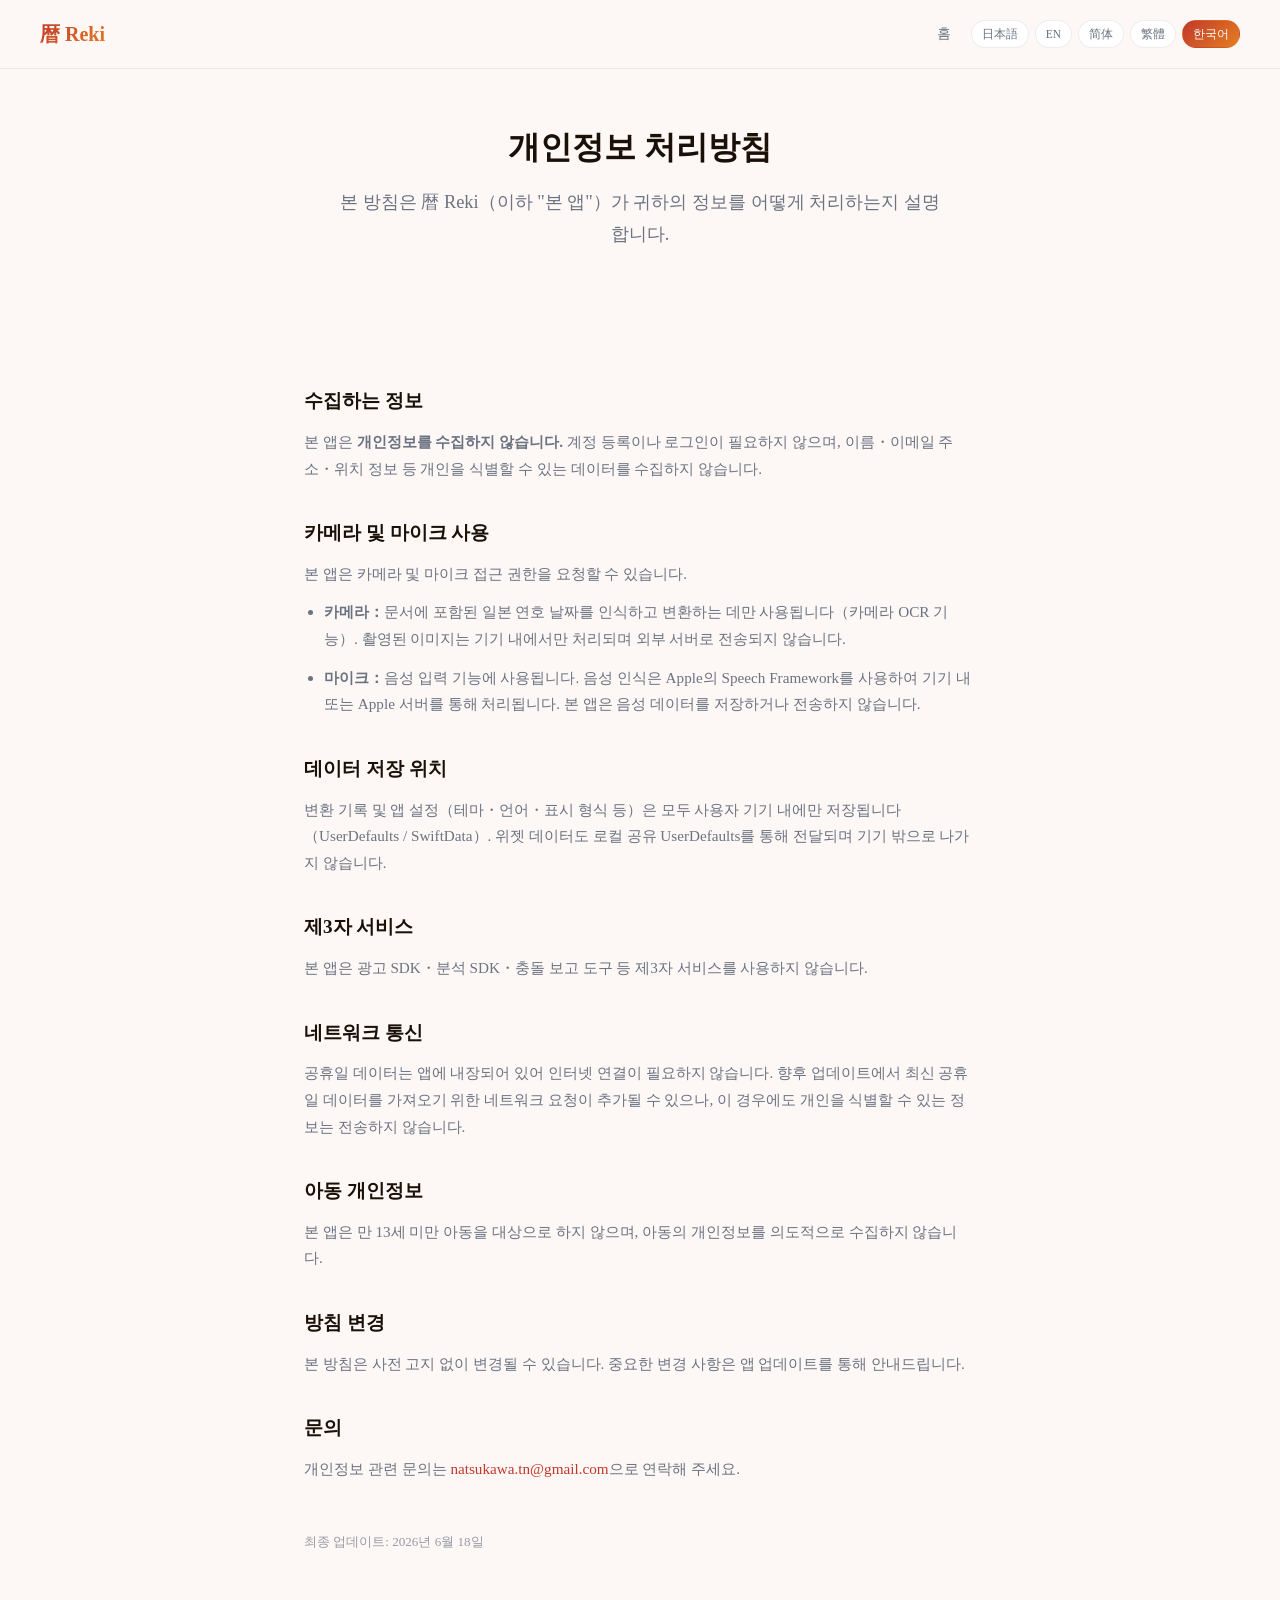
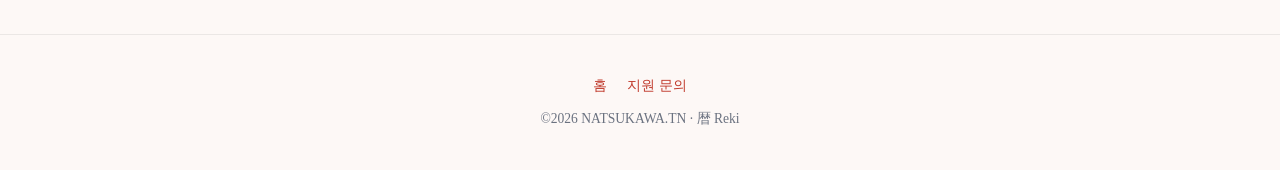
<file: ko/privacy.html>
<!DOCTYPE html>
<html lang="ko">
<head>
  <meta charset="UTF-8">
  <meta name="viewport" content="width=device-width, initial-scale=1.0">
  <title>개인정보 처리방침 — 暦 Reki</title>
  <link rel="preconnect" href="https://fonts.googleapis.com">
  <link rel="preconnect" href="https://fonts.gstatic.com" crossorigin>
  <link href="https://fonts.googleapis.com/css2?family=Noto+Serif+KR:wght@400;700;900&display=swap" rel="stylesheet">
  <link rel="stylesheet" href="../styles.css">
</head>
<body>

<nav>
  <a class="nav-logo gradient-text" href="index.html">暦 Reki</a>
  <div class="nav-links">
      <a href="index.html">홈</a>
    </div>
    <div class="lang-switcher">
      <a href="../ja/privacy.html">日本語</a>
      <a href="../en/privacy.html">EN</a>
      <a href="../zh-Hans/privacy.html">简体</a>
      <a href="../zh-Hant/privacy.html">繁體</a>
      <a href="../ko/privacy.html" class="active">한국어</a>
  </div>
</nav>

<section class="hero" style="padding:60px 24px 40px;">
  <h1 style="font-size:2rem;">개인정보 처리방침</h1>
  <p style="max-width:600px;">본 방침은 暦 Reki（이하 "본 앱"）가 귀하의 정보를 어떻게 처리하는지 설명합니다.</p>
</section>

<article class="prose">

  <h2>수집하는 정보</h2>
  <p>본 앱은 <strong>개인정보를 수집하지 않습니다.</strong> 계정 등록이나 로그인이 필요하지 않으며, 이름・이메일 주소・위치 정보 등 개인을 식별할 수 있는 데이터를 수집하지 않습니다.</p>

  <h2>카메라 및 마이크 사용</h2>
  <p>본 앱은 카메라 및 마이크 접근 권한을 요청할 수 있습니다.</p>
  <ul>
    <li><strong>카메라：</strong>문서에 포함된 일본 연호 날짜를 인식하고 변환하는 데만 사용됩니다（카메라 OCR 기능）. 촬영된 이미지는 기기 내에서만 처리되며 외부 서버로 전송되지 않습니다.</li>
    <li><strong>마이크：</strong>음성 입력 기능에 사용됩니다. 음성 인식은 Apple의 Speech Framework를 사용하여 기기 내 또는 Apple 서버를 통해 처리됩니다. 본 앱은 음성 데이터를 저장하거나 전송하지 않습니다.</li>
  </ul>

  <h2>데이터 저장 위치</h2>
  <p>변환 기록 및 앱 설정（테마・언어・표시 형식 등）은 모두 사용자 기기 내에만 저장됩니다（UserDefaults / SwiftData）. 위젯 데이터도 로컬 공유 UserDefaults를 통해 전달되며 기기 밖으로 나가지 않습니다.</p>

  <h2>제3자 서비스</h2>
  <p>본 앱은 광고 SDK・분석 SDK・충돌 보고 도구 등 제3자 서비스를 사용하지 않습니다.</p>

  <h2>네트워크 통신</h2>
  <p>공휴일 데이터는 앱에 내장되어 있어 인터넷 연결이 필요하지 않습니다. 향후 업데이트에서 최신 공휴일 데이터를 가져오기 위한 네트워크 요청이 추가될 수 있으나, 이 경우에도 개인을 식별할 수 있는 정보는 전송하지 않습니다.</p>

  <h2>아동 개인정보</h2>
  <p>본 앱은 만 13세 미만 아동을 대상으로 하지 않으며, 아동의 개인정보를 의도적으로 수집하지 않습니다.</p>

  <h2>방침 변경</h2>
  <p>본 방침은 사전 고지 없이 변경될 수 있습니다. 중요한 변경 사항은 앱 업데이트를 통해 안내드립니다.</p>

  <h2>문의</h2>
  <p>개인정보 관련 문의는 <a href="mailto:natsukawa.tn@gmail.com">natsukawa.tn@gmail.com</a>으로 연락해 주세요.</p>

  <p class="update-date">최종 업데이트: 2026년 6월 18일</p>

</article>

<footer>
  <div class="footer-links">
    <a href="index.html">홈</a>
    <a href="mailto:natsukawa.tn@gmail.com">지원 문의</a>
  </div>
  <p>©<script>document.write(new Date().getFullYear())</script> NATSUKAWA.TN · 暦 Reki</p>
</footer>

</body>
</html>
</file>
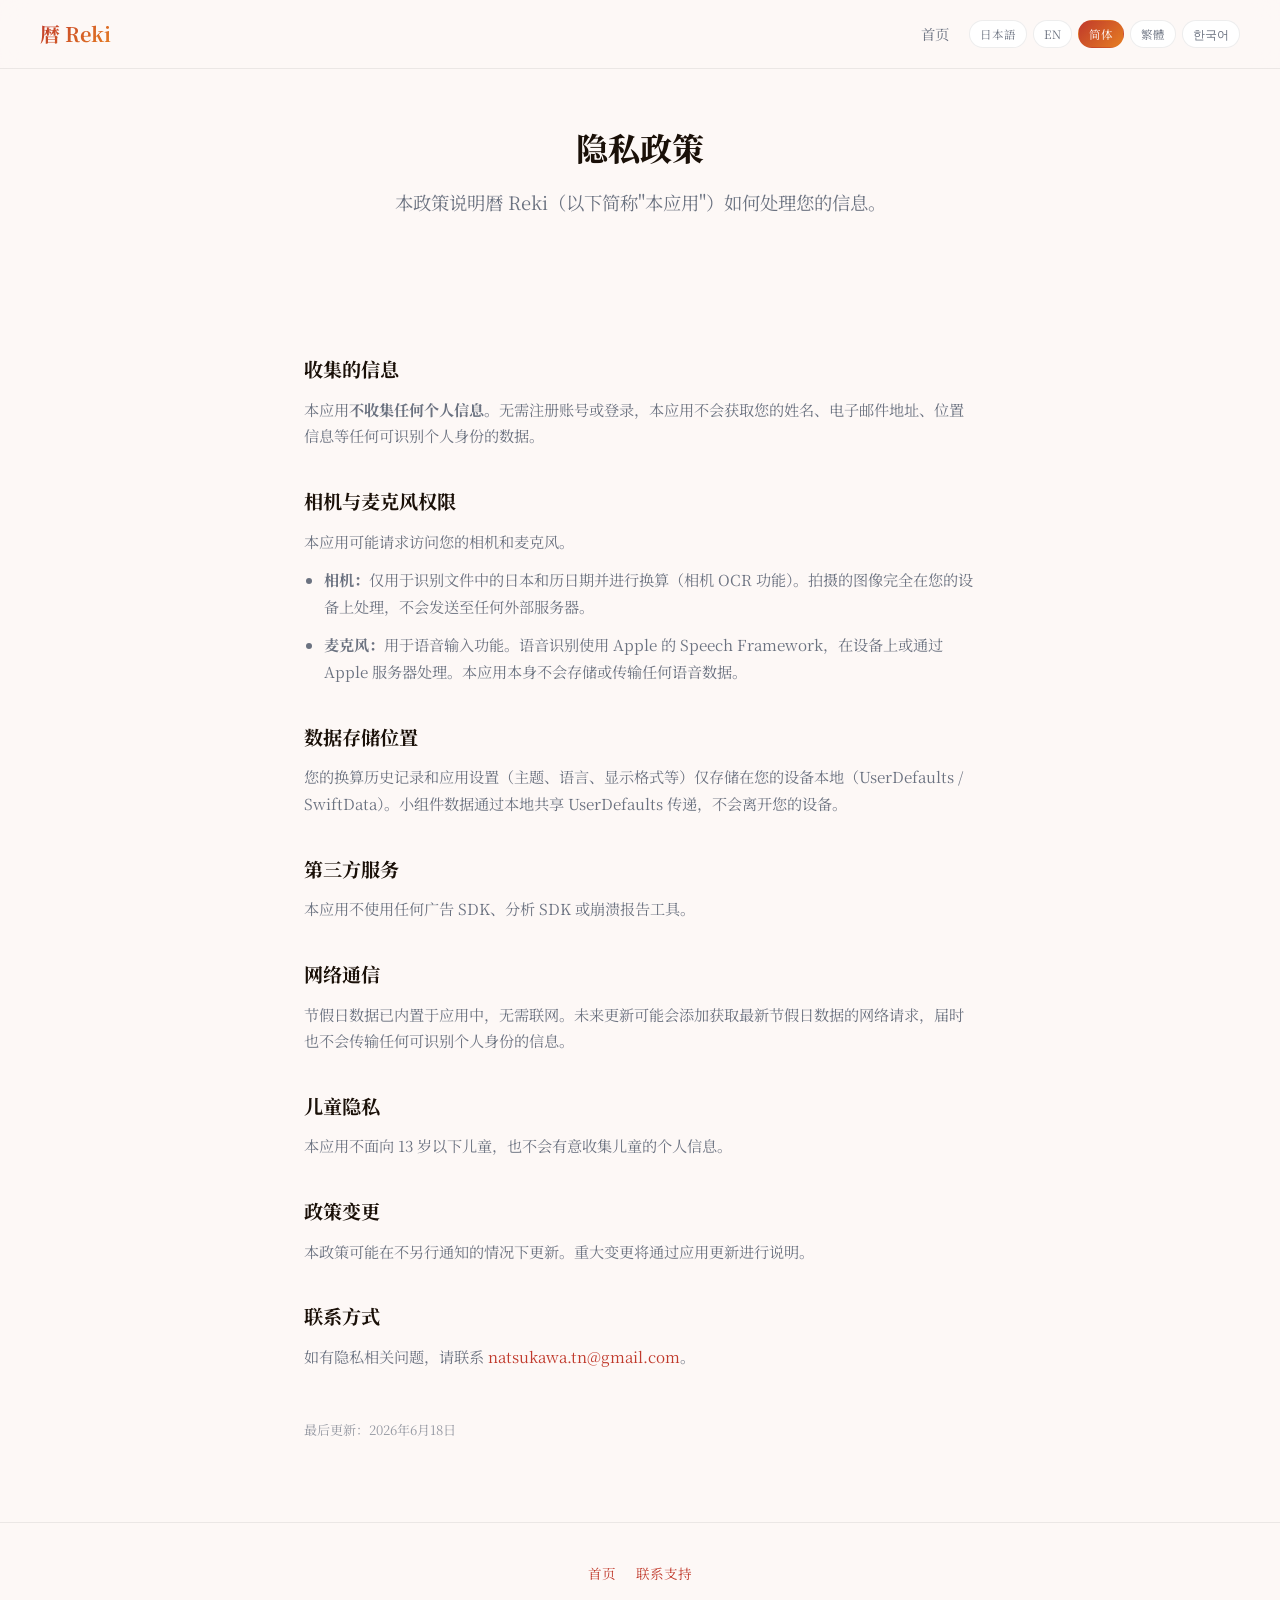
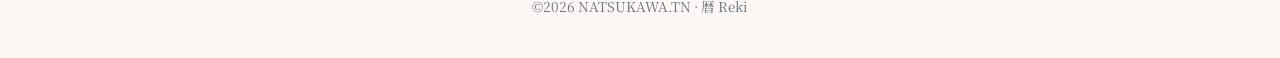
<file: zh-Hans/privacy.html>
<!DOCTYPE html>
<html lang="zh-Hans">
<head>
  <meta charset="UTF-8">
  <meta name="viewport" content="width=device-width, initial-scale=1.0">
  <title>隐私政策 — 暦 Reki</title>
  <link rel="preconnect" href="https://fonts.googleapis.com">
  <link rel="preconnect" href="https://fonts.gstatic.com" crossorigin>
  <link href="https://fonts.googleapis.com/css2?family=Noto+Serif+SC:wght@400;700;900&display=swap" rel="stylesheet">
  <link rel="stylesheet" href="../styles.css">
</head>
<body>

<nav>
  <a class="nav-logo gradient-text" href="index.html">暦 Reki</a>
  <div class="nav-links">
      <a href="index.html">首页</a>
    </div>
    <div class="lang-switcher">
      <a href="../ja/privacy.html">日本語</a>
      <a href="../en/privacy.html">EN</a>
      <a href="../zh-Hans/privacy.html" class="active">简体</a>
      <a href="../zh-Hant/privacy.html">繁體</a>
      <a href="../ko/privacy.html">한국어</a>
  </div>
</nav>

<section class="hero" style="padding:60px 24px 40px;">
  <h1 style="font-size:2rem;">隐私政策</h1>
  <p style="max-width:600px;">本政策说明暦 Reki（以下简称"本应用"）如何处理您的信息。</p>
</section>

<article class="prose">

  <h2>收集的信息</h2>
  <p>本应用<strong>不收集任何个人信息。</strong>无需注册账号或登录，本应用不会获取您的姓名、电子邮件地址、位置信息等任何可识别个人身份的数据。</p>

  <h2>相机与麦克风权限</h2>
  <p>本应用可能请求访问您的相机和麦克风。</p>
  <ul>
    <li><strong>相机：</strong>仅用于识别文件中的日本和历日期并进行换算（相机 OCR 功能）。拍摄的图像完全在您的设备上处理，不会发送至任何外部服务器。</li>
    <li><strong>麦克风：</strong>用于语音输入功能。语音识别使用 Apple 的 Speech Framework，在设备上或通过 Apple 服务器处理。本应用本身不会存储或传输任何语音数据。</li>
  </ul>

  <h2>数据存储位置</h2>
  <p>您的换算历史记录和应用设置（主题、语言、显示格式等）仅存储在您的设备本地（UserDefaults / SwiftData）。小组件数据通过本地共享 UserDefaults 传递，不会离开您的设备。</p>

  <h2>第三方服务</h2>
  <p>本应用不使用任何广告 SDK、分析 SDK 或崩溃报告工具。</p>

  <h2>网络通信</h2>
  <p>节假日数据已内置于应用中，无需联网。未来更新可能会添加获取最新节假日数据的网络请求，届时也不会传输任何可识别个人身份的信息。</p>

  <h2>儿童隐私</h2>
  <p>本应用不面向 13 岁以下儿童，也不会有意收集儿童的个人信息。</p>

  <h2>政策变更</h2>
  <p>本政策可能在不另行通知的情况下更新。重大变更将通过应用更新进行说明。</p>

  <h2>联系方式</h2>
  <p>如有隐私相关问题，请联系 <a href="mailto:natsukawa.tn@gmail.com">natsukawa.tn@gmail.com</a>。</p>

  <p class="update-date">最后更新：2026年6月18日</p>

</article>

<footer>
  <div class="footer-links">
    <a href="index.html">首页</a>
    <a href="mailto:natsukawa.tn@gmail.com">联系支持</a>
  </div>
  <p>©<script>document.write(new Date().getFullYear())</script> NATSUKAWA.TN · 暦 Reki</p>
</footer>

</body>
</html>
</file>
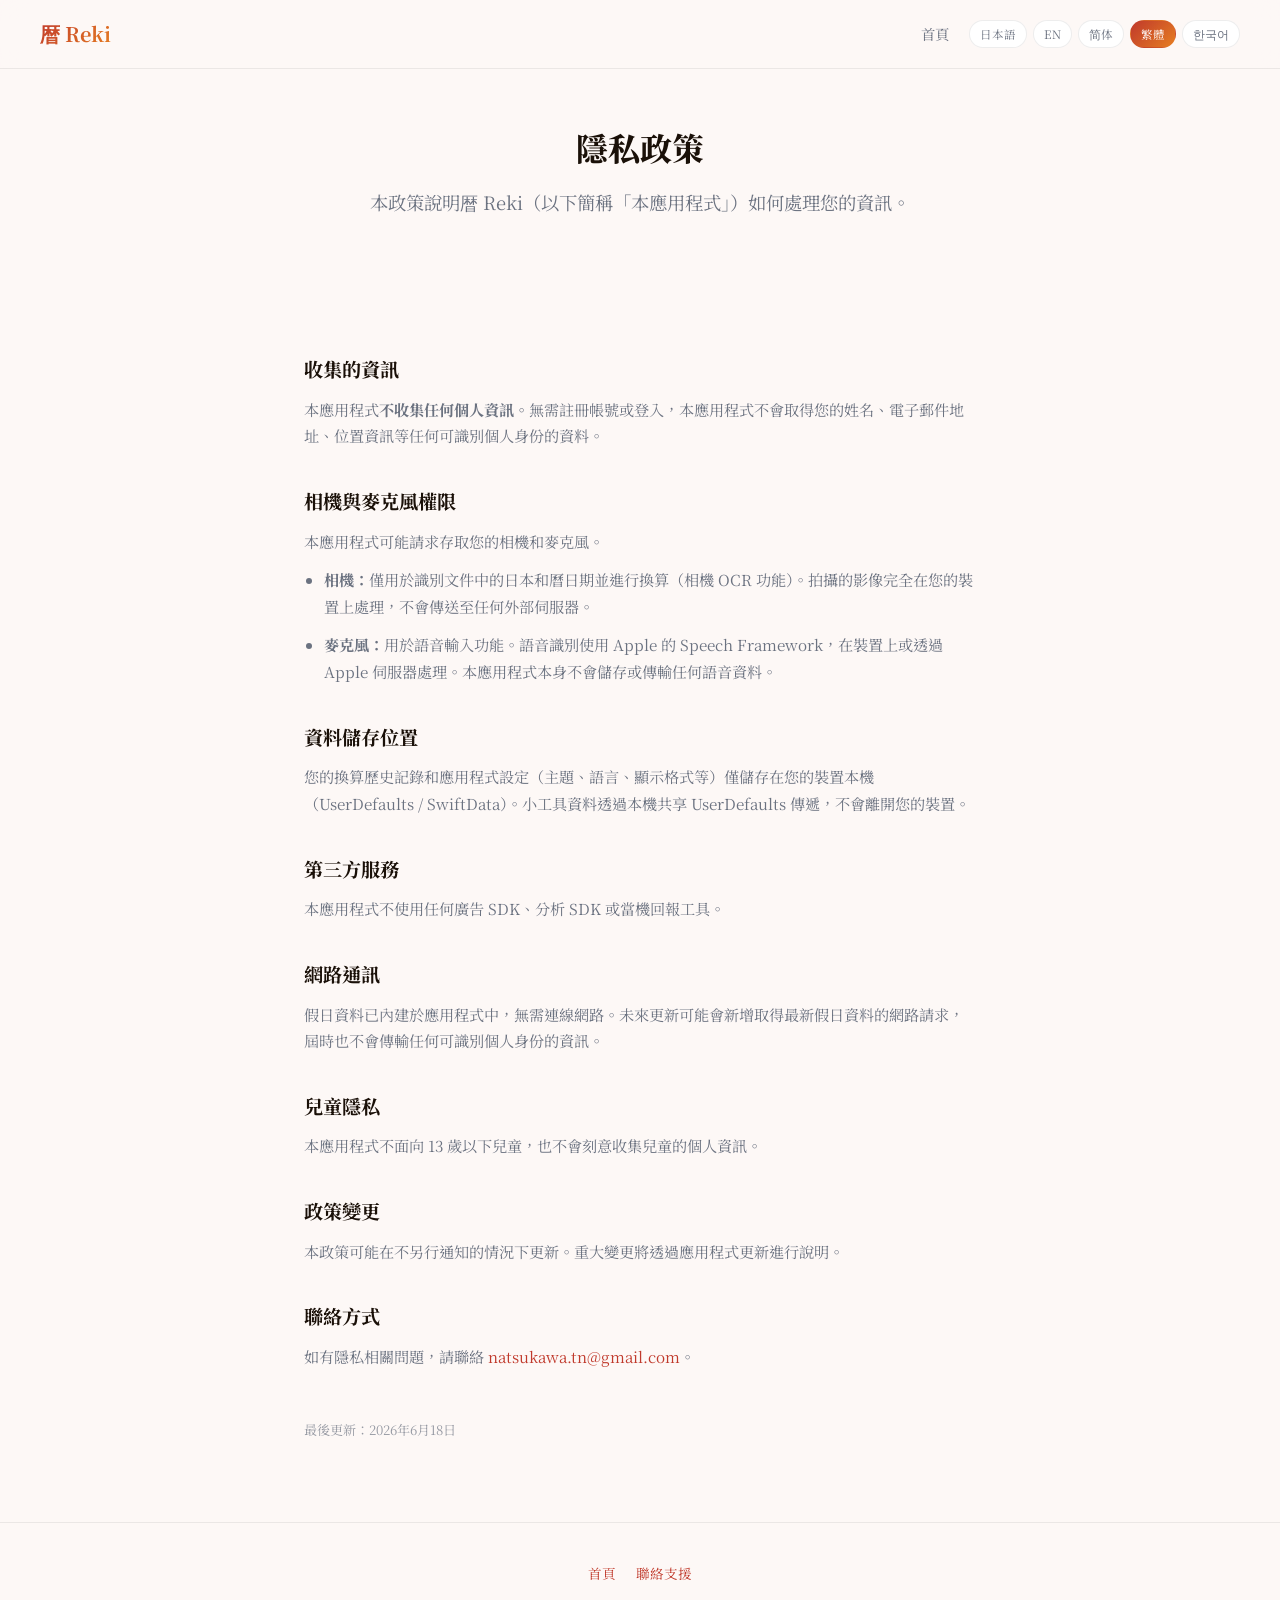
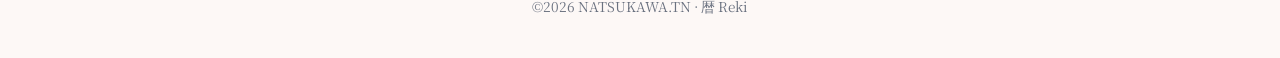
<file: zh-Hant/privacy.html>
<!DOCTYPE html>
<html lang="zh-Hant">
<head>
  <meta charset="UTF-8">
  <meta name="viewport" content="width=device-width, initial-scale=1.0">
  <title>隱私政策 — 暦 Reki</title>
  <link rel="preconnect" href="https://fonts.googleapis.com">
  <link rel="preconnect" href="https://fonts.gstatic.com" crossorigin>
  <link href="https://fonts.googleapis.com/css2?family=Noto+Serif+TC:wght@400;700;900&display=swap" rel="stylesheet">
  <link rel="stylesheet" href="../styles.css">
</head>
<body>

<nav>
  <a class="nav-logo gradient-text" href="index.html">暦 Reki</a>
  <div class="nav-links">
      <a href="index.html">首頁</a>
    </div>
    <div class="lang-switcher">
      <a href="../ja/privacy.html">日本語</a>
      <a href="../en/privacy.html">EN</a>
      <a href="../zh-Hans/privacy.html">简体</a>
      <a href="../zh-Hant/privacy.html" class="active">繁體</a>
      <a href="../ko/privacy.html">한국어</a>
  </div>
</nav>

<section class="hero" style="padding:60px 24px 40px;">
  <h1 style="font-size:2rem;">隱私政策</h1>
  <p style="max-width:600px;">本政策說明暦 Reki（以下簡稱「本應用程式」）如何處理您的資訊。</p>
</section>

<article class="prose">

  <h2>收集的資訊</h2>
  <p>本應用程式<strong>不收集任何個人資訊。</strong>無需註冊帳號或登入，本應用程式不會取得您的姓名、電子郵件地址、位置資訊等任何可識別個人身份的資料。</p>

  <h2>相機與麥克風權限</h2>
  <p>本應用程式可能請求存取您的相機和麥克風。</p>
  <ul>
    <li><strong>相機：</strong>僅用於識別文件中的日本和曆日期並進行換算（相機 OCR 功能）。拍攝的影像完全在您的裝置上處理，不會傳送至任何外部伺服器。</li>
    <li><strong>麥克風：</strong>用於語音輸入功能。語音識別使用 Apple 的 Speech Framework，在裝置上或透過 Apple 伺服器處理。本應用程式本身不會儲存或傳輸任何語音資料。</li>
  </ul>

  <h2>資料儲存位置</h2>
  <p>您的換算歷史記錄和應用程式設定（主題、語言、顯示格式等）僅儲存在您的裝置本機（UserDefaults / SwiftData）。小工具資料透過本機共享 UserDefaults 傳遞，不會離開您的裝置。</p>

  <h2>第三方服務</h2>
  <p>本應用程式不使用任何廣告 SDK、分析 SDK 或當機回報工具。</p>

  <h2>網路通訊</h2>
  <p>假日資料已內建於應用程式中，無需連線網路。未來更新可能會新增取得最新假日資料的網路請求，屆時也不會傳輸任何可識別個人身份的資訊。</p>

  <h2>兒童隱私</h2>
  <p>本應用程式不面向 13 歲以下兒童，也不會刻意收集兒童的個人資訊。</p>

  <h2>政策變更</h2>
  <p>本政策可能在不另行通知的情況下更新。重大變更將透過應用程式更新進行說明。</p>

  <h2>聯絡方式</h2>
  <p>如有隱私相關問題，請聯絡 <a href="mailto:natsukawa.tn@gmail.com">natsukawa.tn@gmail.com</a>。</p>

  <p class="update-date">最後更新：2026年6月18日</p>

</article>

<footer>
  <div class="footer-links">
    <a href="index.html">首頁</a>
    <a href="mailto:natsukawa.tn@gmail.com">聯絡支援</a>
  </div>
  <p>©<script>document.write(new Date().getFullYear())</script> NATSUKAWA.TN · 暦 Reki</p>
</footer>

</body>
</html>
</file>
<file: styles.css>
:root {
  --accent-start: #C0392B;
  --accent-end:   #E67E22;
  --bg:           #fdf8f6;
  --surface:      #ffffff;
  --text:         #1a1008;
  --text-secondary: #6b7280;
  --border:       rgba(0,0,0,0.07);
  --radius:       16px;
  --shadow:       0 4px 24px rgba(192,57,43,0.08);
}

@media (prefers-color-scheme: dark) {
  :root {
    --bg:      #1a0f0a;
    --surface: #261510;
    --text:    #f5ede8;
    --text-secondary: #9ca3af;
    --border:  rgba(255,255,255,0.08);
  }
}

* { box-sizing: border-box; margin: 0; padding: 0; }

body {
  font-family: -apple-system, BlinkMacSystemFont, "Segoe UI", Roboto, sans-serif;
  background: var(--bg);
  color: var(--text);
  line-height: 1.6;
  -webkit-font-smoothing: antialiased;
}

.gradient-text {
  background: linear-gradient(135deg, var(--accent-start), var(--accent-end));
  -webkit-background-clip: text;
  -webkit-text-fill-color: transparent;
  background-clip: text;
}

/* NAV */
nav {
  display: flex;
  align-items: center;
  gap: 20px;
  padding: 18px 40px;
  position: sticky;
  top: 0;
  background: rgba(253,248,246,0.88);
  backdrop-filter: blur(12px);
  -webkit-backdrop-filter: blur(12px);
  border-bottom: 1px solid var(--border);
  z-index: 100;
}
@media (prefers-color-scheme: dark) {
  nav { background: rgba(26,15,10,0.88); }
}
.nav-logo { font-size: 1.25rem; font-weight: 700; margin-right: auto; }
.nav-links { display: flex; gap: 24px; align-items: center; }
.nav-links a { text-decoration: none; color: var(--text-secondary); font-size: 0.9rem; transition: color .2s; }
.nav-links a:hover { color: var(--text); }
.lang-switcher { display: flex; gap: 6px; }
.lang-switcher a {
  font-size: 0.72rem;
  padding: 4px 10px;
  border-radius: 20px;
  background: var(--surface);
  border: 1px solid var(--border);
  text-decoration: none;
  color: var(--text-secondary);
  transition: all .2s;
}
.lang-switcher a:hover, .lang-switcher a.active {
  background: linear-gradient(135deg, var(--accent-start), var(--accent-end));
  color: white;
  border-color: transparent;
}

/* HERO */
.hero {
  max-width: 800px;
  margin: 0 auto;
  padding: 80px 24px 60px;
  text-align: center;
}
.hero-icon {
  width: 100px; height: 100px;
  border-radius: 24px;
  background: linear-gradient(135deg, var(--accent-start), var(--accent-end));
  display: inline-flex;
  align-items: center;
  justify-content: center;
  font-size: 52px;
  margin-bottom: 28px;
  box-shadow: 0 8px 32px rgba(192,57,43,0.35);
}
.hero h1 { font-size: 3rem; font-weight: 800; line-height: 1.15; margin-bottom: 20px; }
.hero p { font-size: 1.15rem; color: var(--text-secondary); max-width: 540px; margin: 0 auto 36px; line-height: 1.75; }
@media (max-width: 600px) {
  .hero h1 { font-size: 2rem; }
  .hero p  { font-size: 1rem; }
}

/* BUTTONS */
.btn-group { display: flex; gap: 12px; justify-content: center; flex-wrap: wrap; }
.btn {
  display: inline-flex;
  align-items: center;
  gap: 8px;
  padding: 14px 28px;
  border-radius: 12px;
  font-size: 1rem;
  font-weight: 600;
  text-decoration: none;
  transition: all .2s;
  cursor: pointer;
  border: none;
}
.btn-primary {
  background: linear-gradient(135deg, var(--accent-start), var(--accent-end));
  color: white;
  box-shadow: 0 4px 20px rgba(192,57,43,0.35);
}
.btn-primary:hover { transform: translateY(-2px); box-shadow: 0 8px 28px rgba(192,57,43,0.45); }
.btn-secondary {
  background: var(--surface);
  color: var(--text);
  border: 1px solid var(--border);
}
.btn-secondary:hover { border-color: var(--accent-start); color: var(--accent-start); }

/* FEATURES */
.features {
  max-width: 1000px;
  margin: 0 auto 80px;
  padding: 0 24px;
}
.features h2 { text-align: center; font-size: 1.75rem; font-weight: 700; margin-bottom: 40px; }
.features-grid {
  display: grid;
  grid-template-columns: repeat(auto-fit, minmax(220px, 1fr));
  gap: 20px;
}
.feature-card {
  background: var(--surface);
  border: 1px solid var(--border);
  border-radius: var(--radius);
  padding: 28px 24px;
  box-shadow: var(--shadow);
}
.feature-icon { font-size: 2rem; margin-bottom: 14px; }
.feature-card h3 { font-size: 1.05rem; font-weight: 700; margin-bottom: 8px; }
.feature-card p  { font-size: 0.9rem; color: var(--text-secondary); line-height: 1.6; }

/* FOOTER */
footer {
  text-align: center;
  padding: 40px 24px;
  border-top: 1px solid var(--border);
  color: var(--text-secondary);
  font-size: 0.85rem;
}
footer a { color: var(--accent-start); text-decoration: none; }
footer a:hover { text-decoration: underline; }
.footer-links { display: flex; gap: 20px; justify-content: center; margin-bottom: 12px; flex-wrap: wrap; }

/* PRIVACY / PROSE */
.prose {
  max-width: 720px;
  margin: 60px auto 80px;
  padding: 0 24px;
}
.prose h1 { font-size: 2rem; font-weight: 800; margin-bottom: 8px; }
.prose .meta { color: var(--text-secondary); font-size: 0.9rem; margin-bottom: 48px; }
.prose h2 { font-size: 1.2rem; font-weight: 700; margin: 36px 0 12px; }
.prose p, .prose li { color: var(--text-secondary); margin-bottom: 12px; font-size: 0.95rem; line-height: 1.75; }
.prose ul { padding-left: 20px; }
.prose a { color: var(--accent-start); text-decoration: none; }
.prose a:hover { text-decoration: underline; }
.prose .highlight {
  background: var(--surface);
  border: 1px solid var(--border);
  border-radius: 12px;
  padding: 20px 24px;
  margin: 24px 0;
  font-size: 0.9rem;
}

.prose .update-date {
  font-size: 0.82rem;
  color: var(--text-secondary);
  margin-top: 48px;
  opacity: 0.7;
}

/* Per-language formal serif fonts */
html[lang="ja"] body { font-family: "Shippori Mincho", "Yu Mincho", "YuMincho", serif; }
html[lang="en"] body { font-family: "Cormorant Garamond", Georgia, "Times New Roman", serif; }
html[lang="zh-Hans"] body { font-family: "Noto Serif SC", "Source Han Serif SC", "STSong", serif; }
html[lang="zh-Hant"] body { font-family: "Noto Serif TC", "Source Han Serif TC", "Apple LiSung", serif; }
html[lang="ko"] body { font-family: "Nanum Myeongjo", "Batang", serif; }

@media (max-width: 640px) {
  nav { padding: 12px 16px; flex-wrap: wrap; row-gap: 10px; }
  .nav-logo { margin-right: 0; }
  .nav-links { display: none; }
  .lang-switcher { width: 100%; justify-content: center; gap: 6px; }
  .lang-switcher a { padding: 5px 11px; font-size: 0.72rem; }
}
</file>
